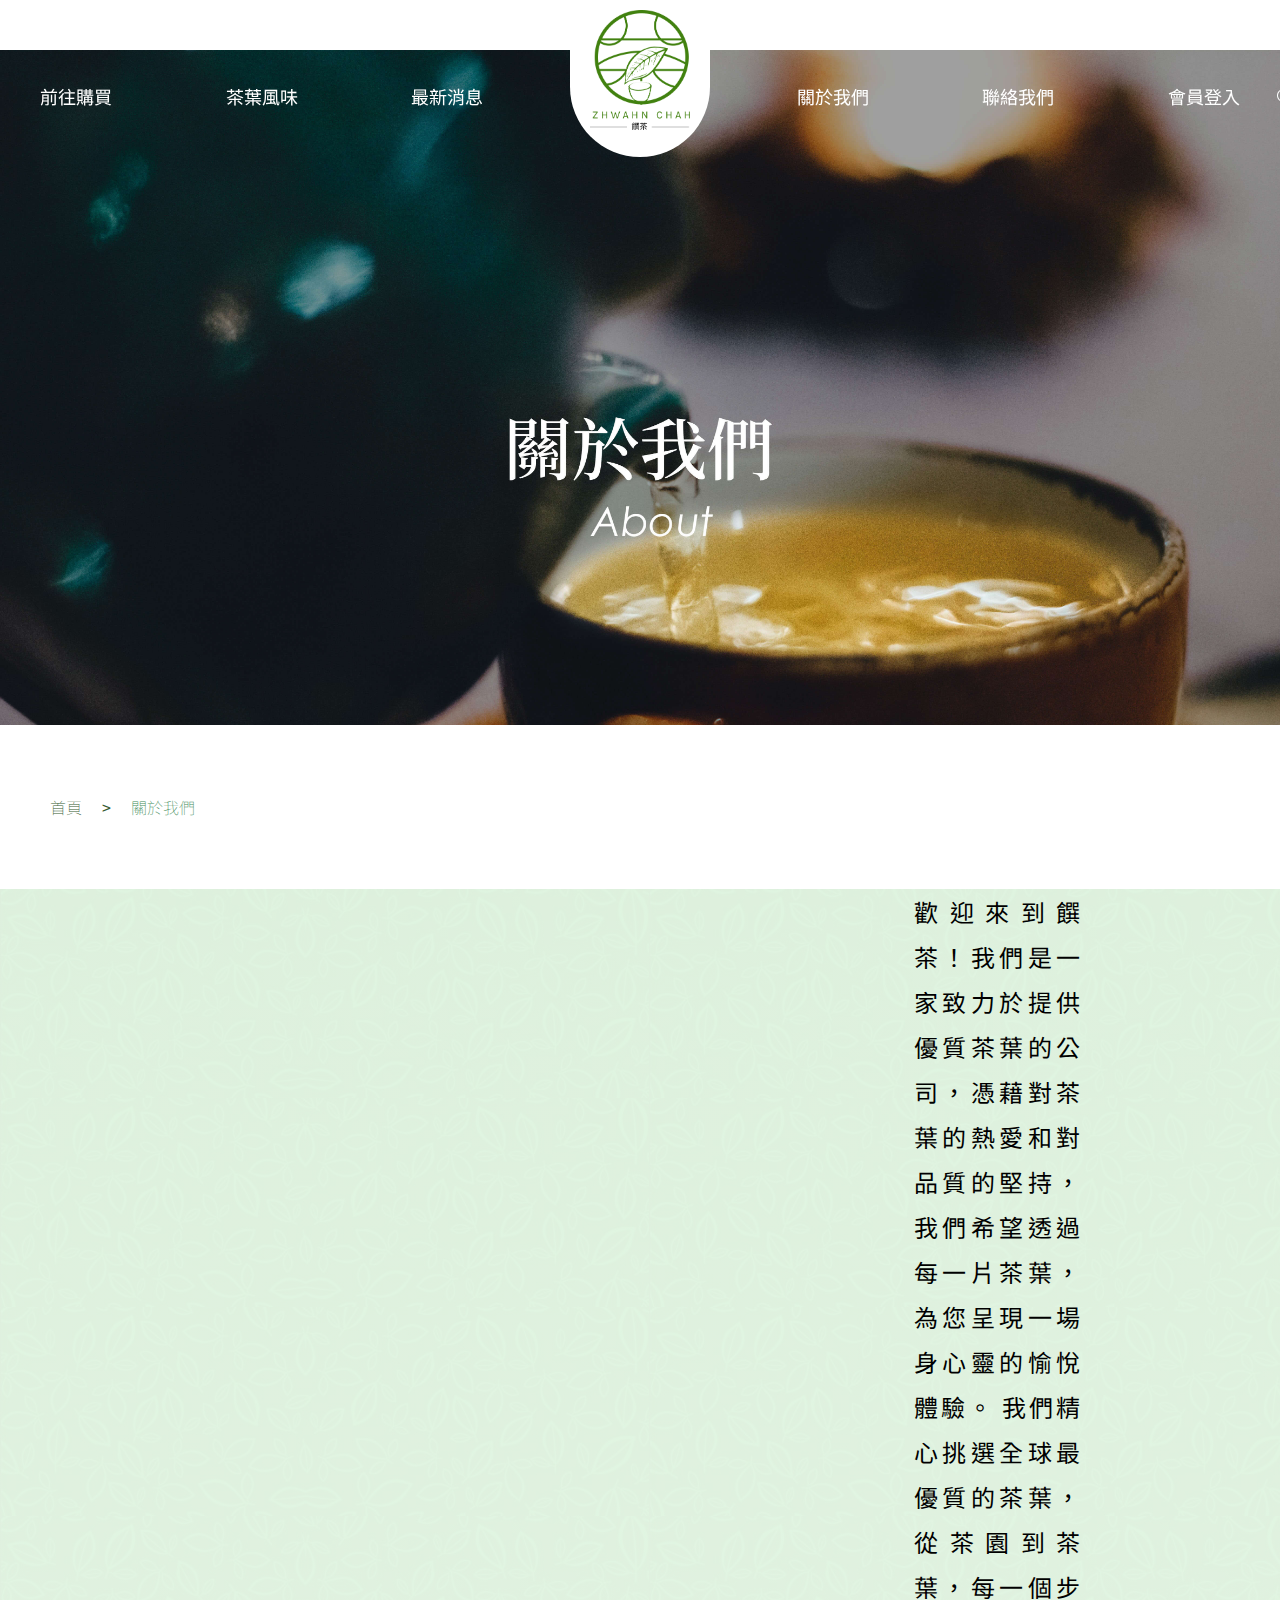
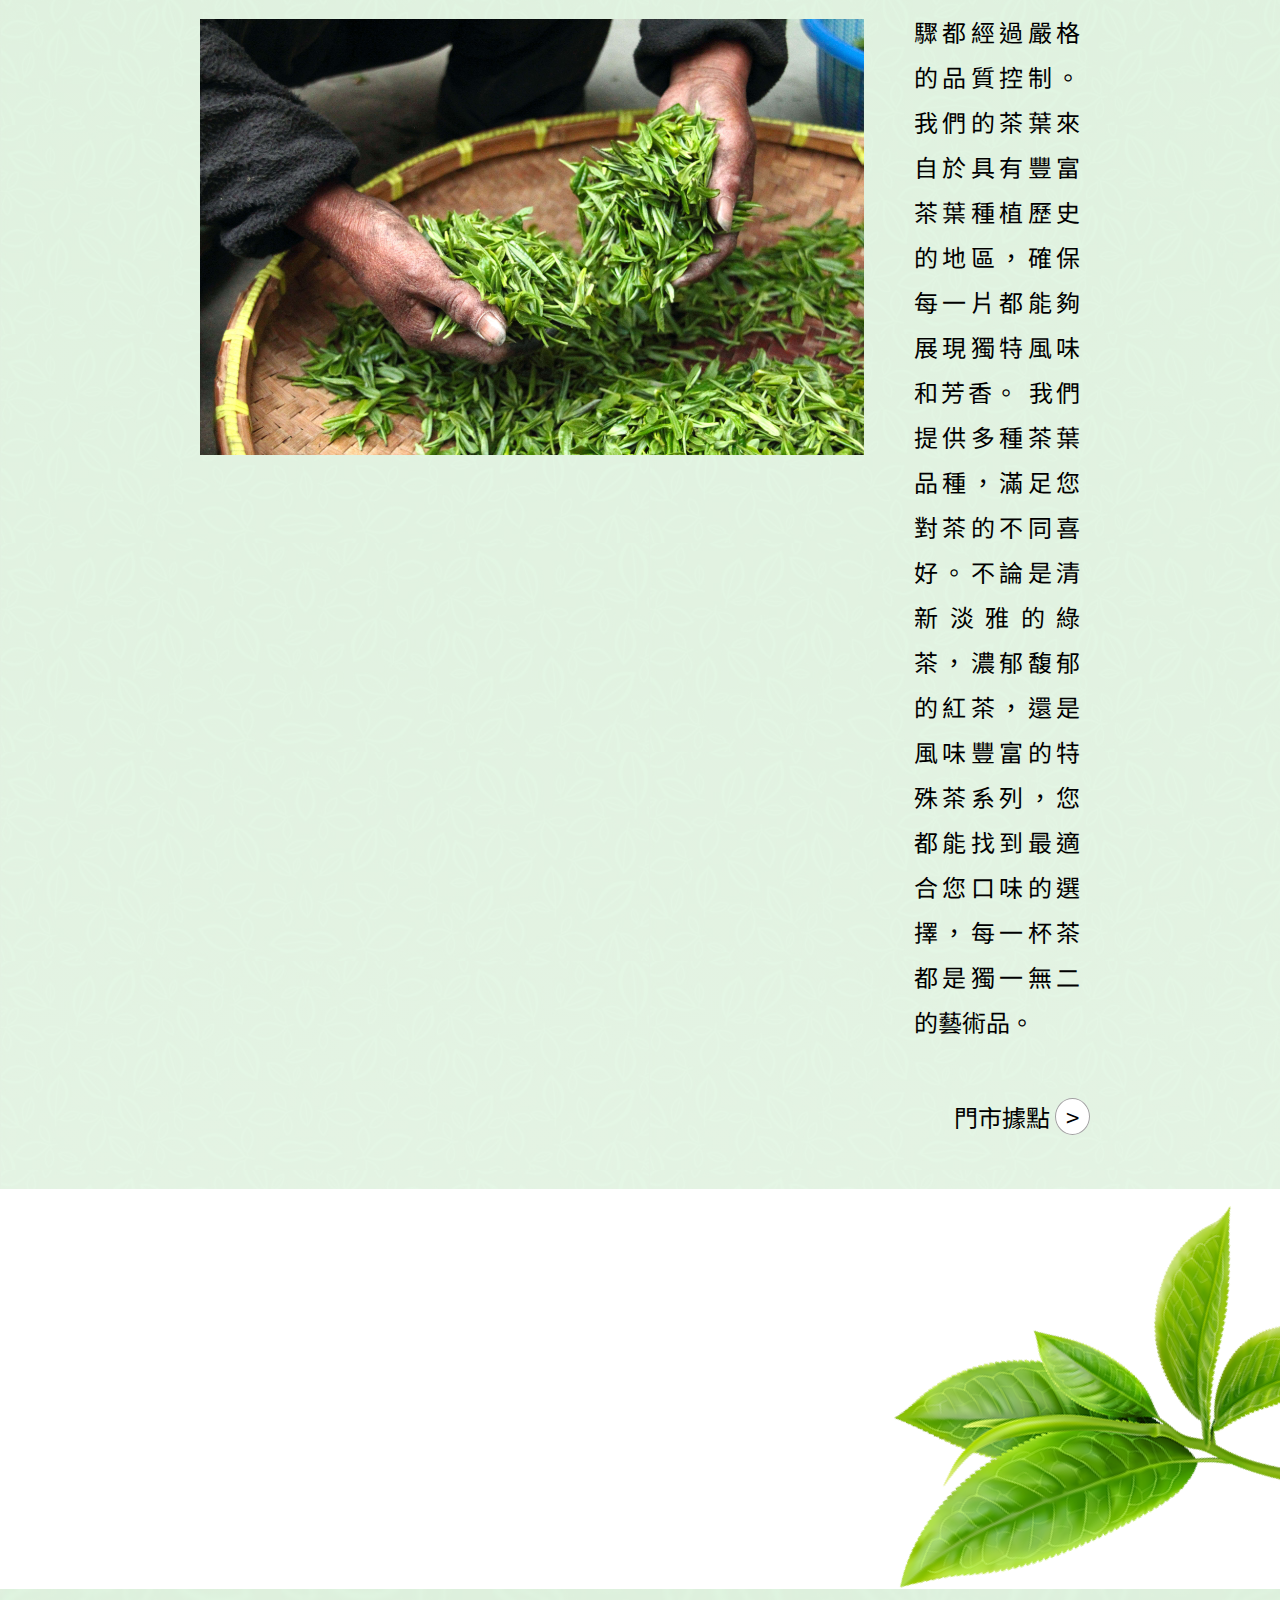
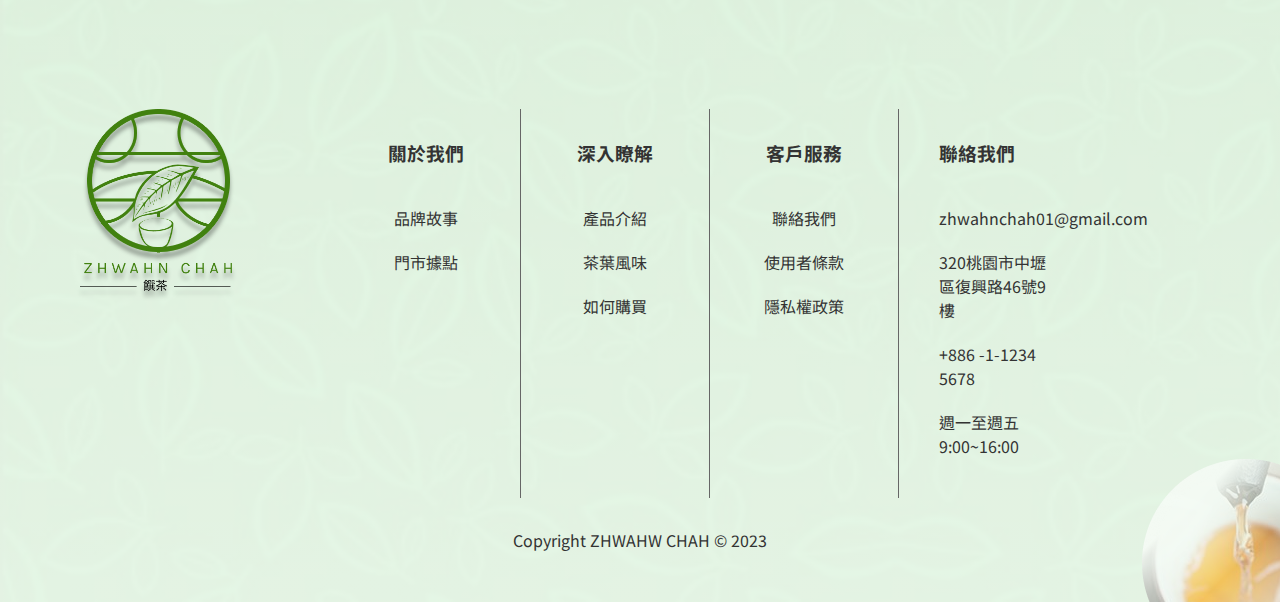
<file: About.html>
<!DOCTYPE html>
<html lang="en">
<head>
    <meta charset="UTF-8">
    <meta http-equiv="X-UA-Compatible" content="IE=edge">
    <meta name="viewport" content="width=device-width, initial-scale=1.0">
    <title>饌茶 Enjoy Tea｜關於我們</title>
    <link rel="preconnect" href="https://fonts.googleapis.com">
    <link rel="preconnect" href="https://fonts.gstatic.com" crossorigin>
    <link href="https://fonts.googleapis.com/css2?family=Noto+Serif+TC:wght@500&display=swap" rel="stylesheet">
    <link rel="preconnect" href="https://fonts.googleapis.com">
    <link rel="preconnect" href="https://fonts.gstatic.com" crossorigin>
    <link href="https://fonts.googleapis.com/css2?family=Noto+Sans+TC&display=swap" rel="stylesheet">
    <link rel="stylesheet" href="https://cdn.jsdelivr.net/npm/bootstrap-icons@1.11.1/font/bootstrap-icons.css">
    <link rel="stylesheet" href="css/style.css">
    <link rel="stylesheet" href="css/page.css">
    <link rel="stylesheet" href="css/page2.css">
    <script
        src="https://code.jquery.com/jquery-3.7.1.js"
        integrity="sha256-eKhayi8LEQwp4NKxN+CfCh+3qOVUtJn3QNZ0TciWLP4="
        crossorigin="anonymous">
    </script>
</head>
<body>
    <header>
        <div class="header">
            <div class="logo">
                <a href="index.html"><img src="img/logo.png" alt=""></a>
            </div>
            <nav>
                <ul class="menu">
                    <li><a href="GotoPurchase.html">前往購買</a></li>
                    <li><a href="teaflavor.html">茶葉風味</a></li>
                    <li><a href="News.html">最新消息</a></li>
                    <li><a href="About.html">關於我們</a></li>
                    <li><a href="contact.html">聯絡我們</a></li>
                    <li><a href="">會員登入</a></li>
                </ul>
            </nav>
            <div class="right_side">
                <div class="right_btn search_bar">
                    <a href="javascript:void(0);"><i class="bi bi-search"></i></a>
                </div>
                <div class="right_btn cart_bar">
                    <a href="javascript:void(0);"><i class="bi bi-cart3"></i></a>
                </div>
            </div>
        </div>
    </header>
    <main>
        <section class="banner_area About">
            <!-- <img src="img/banner.png" alt=""> -->
        </section>
        <div class="breadcrumbList">
            <div class="container">
              <ul class="breadcrumb">
                <li><a href="index.html">首頁</a></li>
                <li><a href="About.html">關於我們</a></li>
              </ul>
            </div>
        </div>
        
        <section class="About"> 
            <div class="about-wrap">
                <div class="about-img">
                    <img src="img/pexels-pixabay-39347.jpg" alt="">
                </div>
            </div>
            <div class="about-text">
                <p>歡迎來到饌茶！我們是一家致力於提供優質茶葉的公司，憑藉對茶葉的熱愛和對品質的堅持，我們希望透過每一片茶葉，為您呈現一場身心靈的愉悅體驗。
                    我們精心挑選全球最優質的茶葉，從茶園到茶葉，每一個步驟都經過嚴格的品質控制。我們的茶葉來自於具有豐富茶葉種植歷史的地區，確保每一片都能夠展現獨特風味和芳香。
                    我們提供多種茶葉品種，滿足您對茶的不同喜好。不論是清新淡雅的綠茶，濃郁馥郁的紅茶，還是風味豐富的特殊茶系列，您都能找到最適合您口味的選擇，每一杯茶都是獨一無二的藝術品。</p>
                    <div class="store-btn">
                        <a class="btn1" href="#">門市據點</a>
                        <a class="btn2" href="#">></a>
                    </div>
            </div>
            
        </section>
        <hr>
    <footer> 
        <div class="container">
            <div class="footerLogo">
                <img src="img/logo.png" alt="">
            </div>
            <div class="footercup">
                <img src="img/Group 109.png" alt="">
            </div>
                <div class="footer_map">
            <div class="description">

                    <h3>關於我們</h3>
                
                <p><a href="">品牌故事</a></p>
                <p><a href="">門市據點</a></p>
            </div>
            <div class="description">

                    <h3>深入瞭解</h3>
                
                <p><a href="">產品介紹</a></p>
                <p><a href="">茶葉風味</a></p>
                <p><a href="">如何購買</a></p>
            </div>
            <div class="description">

                    <h3>客戶服務</h3>
                
                <p><a href="contact.html">聯絡我們</a></p>
                <p><a href="">使用者條款</a></p>
                <p><a href="">隱私權政策</a></p>
            </div>
            <div class="description">

                    <h3>聯絡我們</h3>

                <p>zhwahnchah01@gmail.com</p>
                <p>320桃園市中壢區復興路46號9樓</p>
                <p>+886 -1-1234 5678</p>
                <p>週一至週五 9:00~16:00</p>
            </div>
                </div>
        </div>
        
             
       
         <div class="copyright">Copyright ZHWAHW CHAH  © 2023</div>
         
    </footer>

    <script>
        $(window).scroll(function(){
            var st = $(window).scrollTop()
            if(st >= '100'){
                $('header').addClass('act')
            }else{
                $('header').removeClass('act')
            }
        })
    </script>
</body>
</html>
</file>
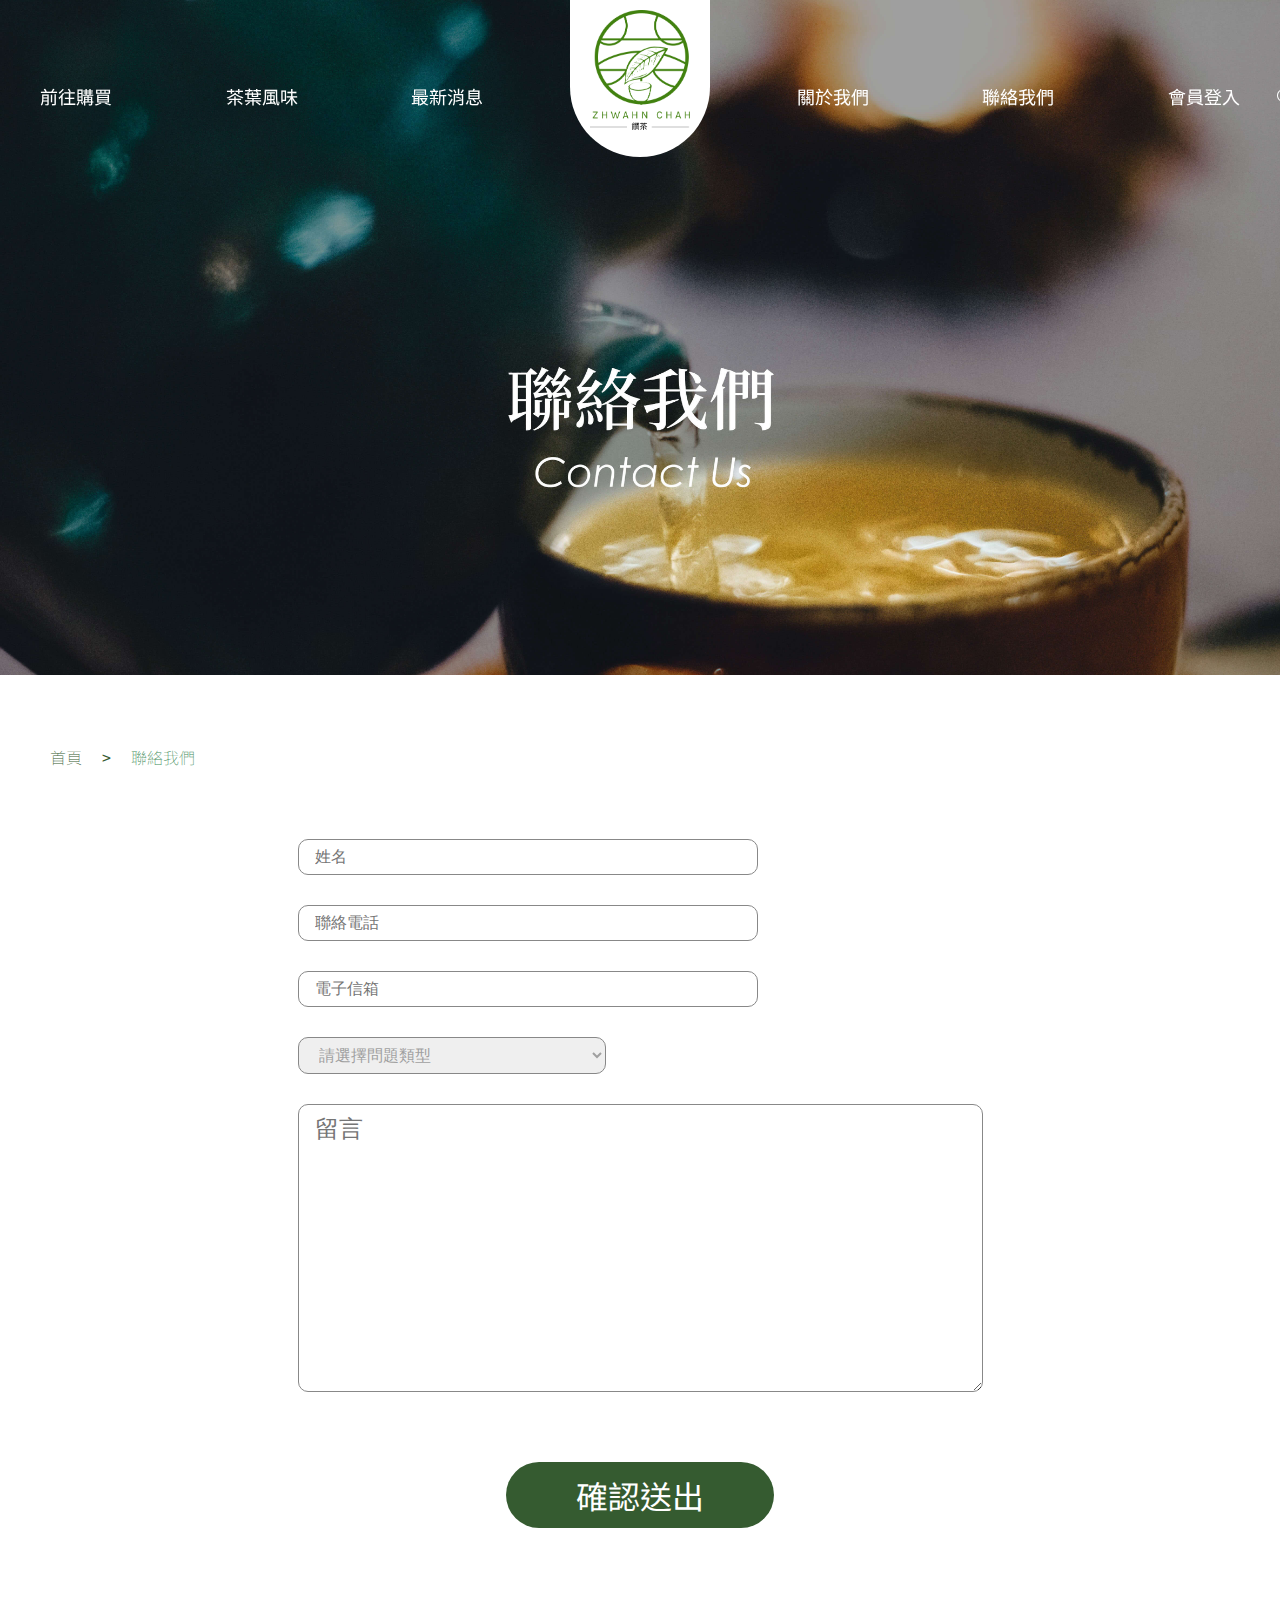
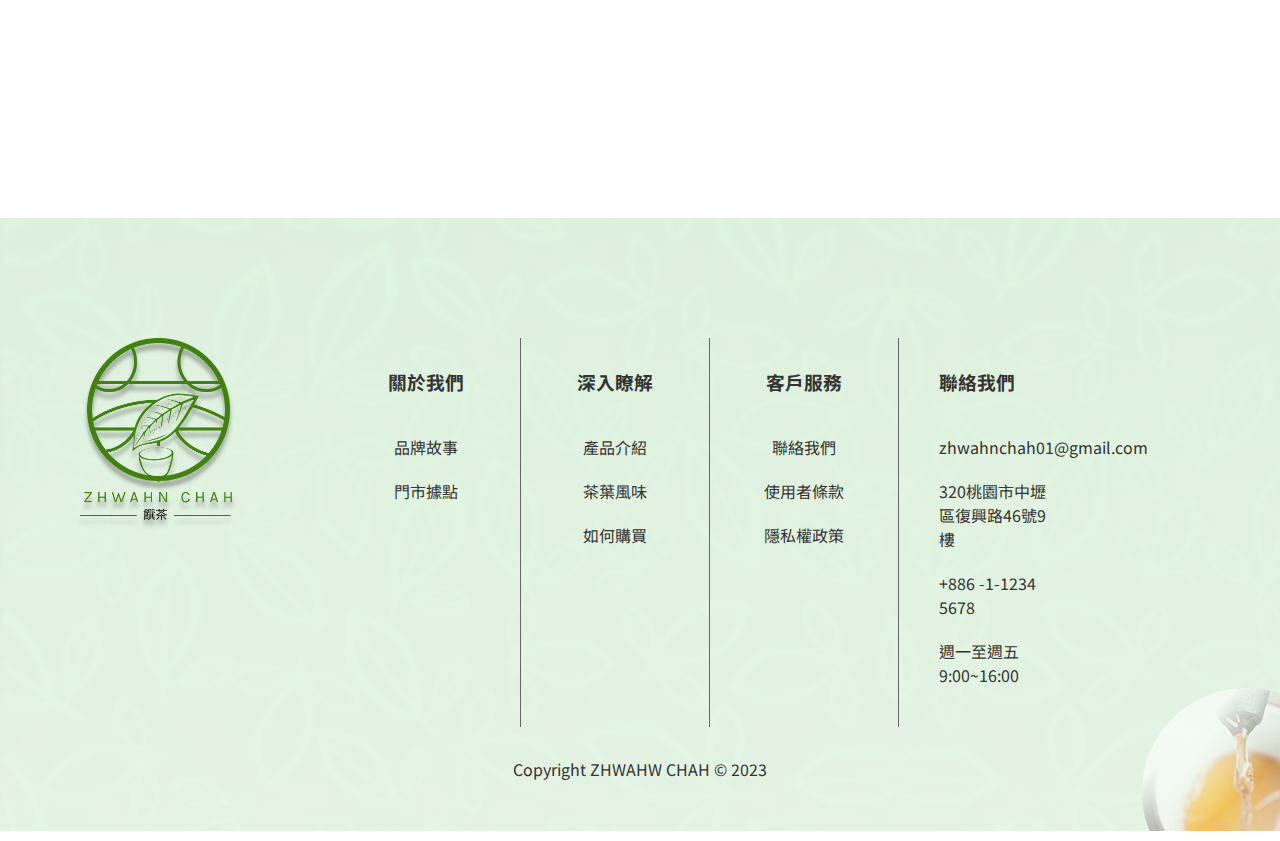
<file: contact.html>
<!DOCTYPE html>
<html lang="en">
<head>
    <meta charset="UTF-8">
    <meta http-equiv="X-UA-Compatible" content="IE=edge">
    <meta name="viewport" content="width=device-width, initial-scale=1.0">
    <title>饌茶 Enjoy Tea｜聯絡我們</title>
    <link rel="preconnect" href="https://fonts.googleapis.com">
    <link rel="preconnect" href="https://fonts.gstatic.com" crossorigin>
    <link href="https://fonts.googleapis.com/css2?family=Noto+Serif+TC:wght@500&display=swap" rel="stylesheet">
    <link rel="preconnect" href="https://fonts.googleapis.com">
    <link rel="preconnect" href="https://fonts.gstatic.com" crossorigin>
    <link href="https://fonts.googleapis.com/css2?family=Noto+Sans+TC&display=swap" rel="stylesheet">
    <link rel="stylesheet" href="https://cdn.jsdelivr.net/npm/bootstrap-icons@1.11.1/font/bootstrap-icons.css">
    <link rel="stylesheet" href="css/style.css">
    <link rel="stylesheet" href="css/page.css">
    <link rel="stylesheet" href="css/page2.css">
    <script
        src="https://code.jquery.com/jquery-3.7.1.js"
        integrity="sha256-eKhayi8LEQwp4NKxN+CfCh+3qOVUtJn3QNZ0TciWLP4="
        crossorigin="anonymous">
    </script>
</head>
<body>
    <header>
        <div class="header">
            <div class="logo">
                <a href="index.html"><img src="img/logo.png" alt=""></a>
            </div>
            <nav>
                <ul class="menu">
                    <li><a href="GotoPurchase.html">前往購買</a></li>
                    <li><a href="teaflavor.html">茶葉風味</a></li>
                    <li><a href="News.html">最新消息</a></li>
                    <li><a href="About.html">關於我們</a></li>
                    <li><a href="contact.html">聯絡我們</a></li>
                    <li><a href="">會員登入</a></li>
                </ul>
            </nav>
            <div class="right_side">
                <div class="right_btn search_bar">
                    <a href="javascript:void(0);"><i class="bi bi-search"></i></a>
                </div>
                <div class="right_btn cart_bar">
                    <a href="javascript:void(0);"><i class="bi bi-cart3"></i></a>
                </div>
            </div>
        </div>
    </header>
    <main>
        <section class="banner_area contact">
            <!-- <img src="img/banner.png" alt=""> -->
        </section>
        <div class="breadcrumbList">
            <div class="container">
              <ul class="breadcrumb">
                <li><a href="index.html">首頁</a></li>
                <li><a href="contact.html">聯絡我們</a></li>
              </ul>
            </div>
        </div>
        
        <section class="contact_area"> 
            <form action="">
                <div class="contact_item">
                    <input type="text" placeholder="姓名">
                    <input type="text" placeholder="聯絡電話">
                    <input type="text" placeholder="電子信箱">
                    <select name="" id="">
                        <option value="">請選擇問題類型</option>
                        <option value="">加盟諮詢</option>
                        <option value="">售後建議回饋</option>
                    </select>
                    <textarea placeholder="留言" name="" id="" cols="30" rows="10"></textarea>
                    <div class="btn_viewmore">
                        <a href="#" class="viewmore-link">確認送出</a>
                    </div>
                </div>
            </form>
        </section>
    <footer> 
        <div class="container">
            <div class="footerLogo">
                <img src="img/logo.png" alt="">
            </div>
            <div class="footercup">
                <img src="img/Group 109.png" alt="">
            </div>
                <div class="footer_map">
            <div class="description">

                    <h3>關於我們</h3>
                
                <p><a href="">品牌故事</a></p>
                <p><a href="">門市據點</a></p>
            </div>
            <div class="description">

                    <h3>深入瞭解</h3>
                
                <p><a href="">產品介紹</a></p>
                <p><a href="">茶葉風味</a></p>
                <p><a href="">如何購買</a></p>
            </div>
            <div class="description">

                    <h3>客戶服務</h3>
                
                <p><a href="contact.html">聯絡我們</a></p>
                <p><a href="">使用者條款</a></p>
                <p><a href="">隱私權政策</a></p>
            </div>
            <div class="description">

                    <h3>聯絡我們</h3>

                <p>zhwahnchah01@gmail.com</p>
                <p>320桃園市中壢區復興路46號9樓</p>
                <p>+886 -1-1234 5678</p>
                <p>週一至週五 9:00~16:00</p>
            </div>
                </div>
        </div>
        
             
       
         <div class="copyright">Copyright ZHWAHW CHAH  © 2023</div>
         
    </footer>

    <script>
        $(window).scroll(function(){
            var st = $(window).scrollTop()
            if(st >= '100'){
                $('header').addClass('act')
            }else{
                $('header').removeClass('act')
            }
        })
    </script>
</body>
</html>
</file>
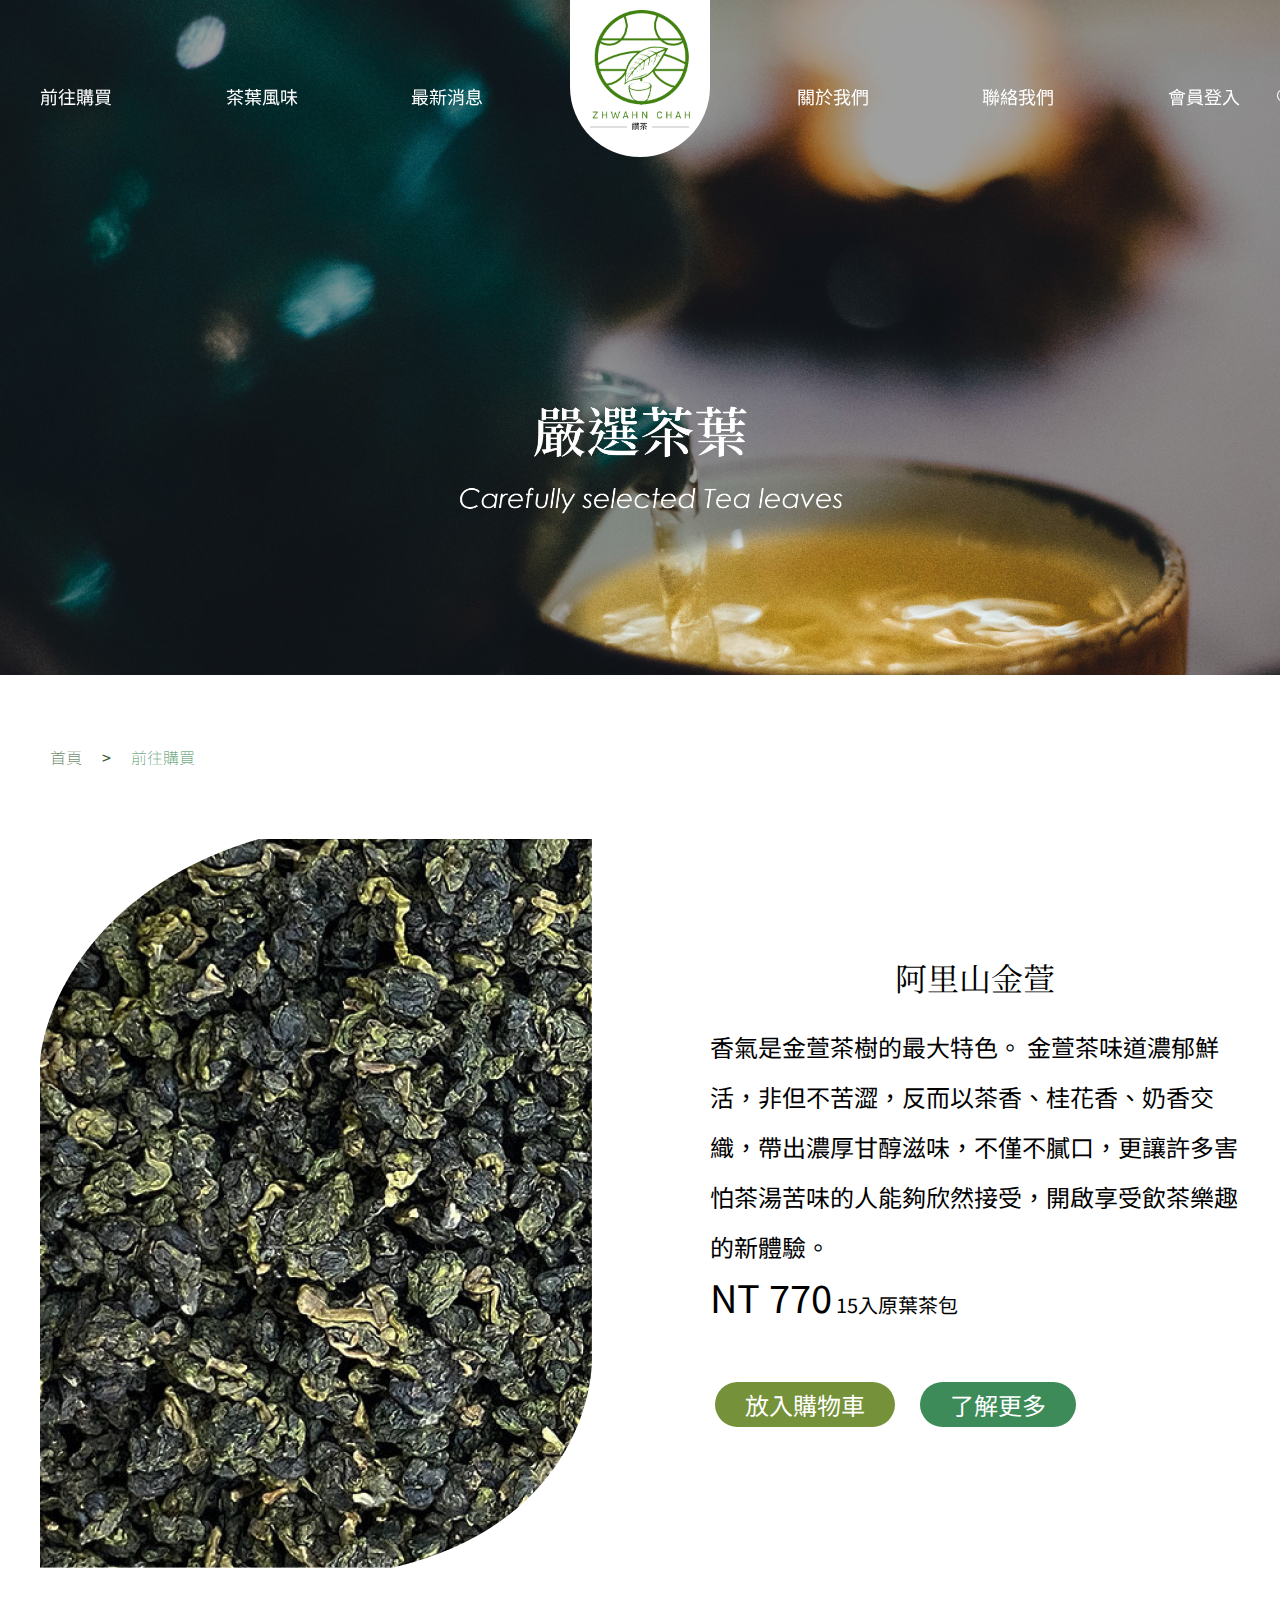
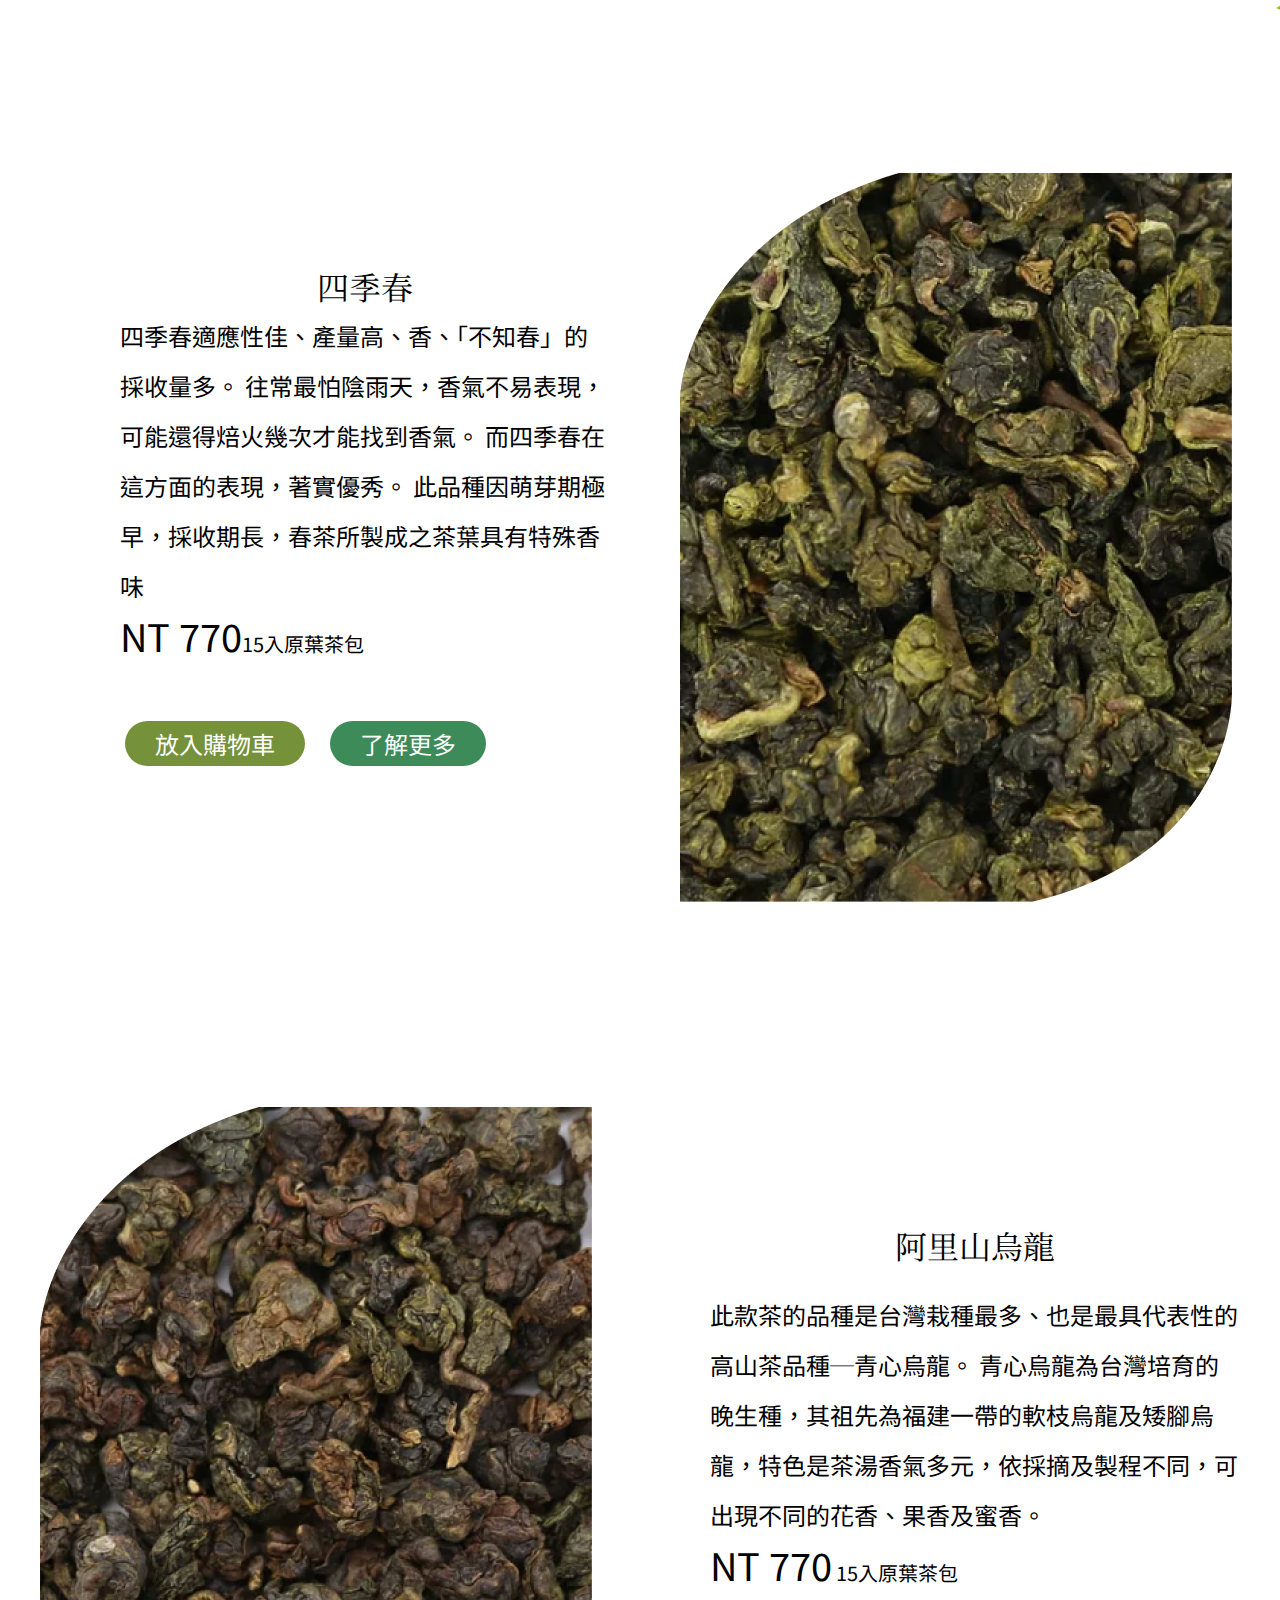
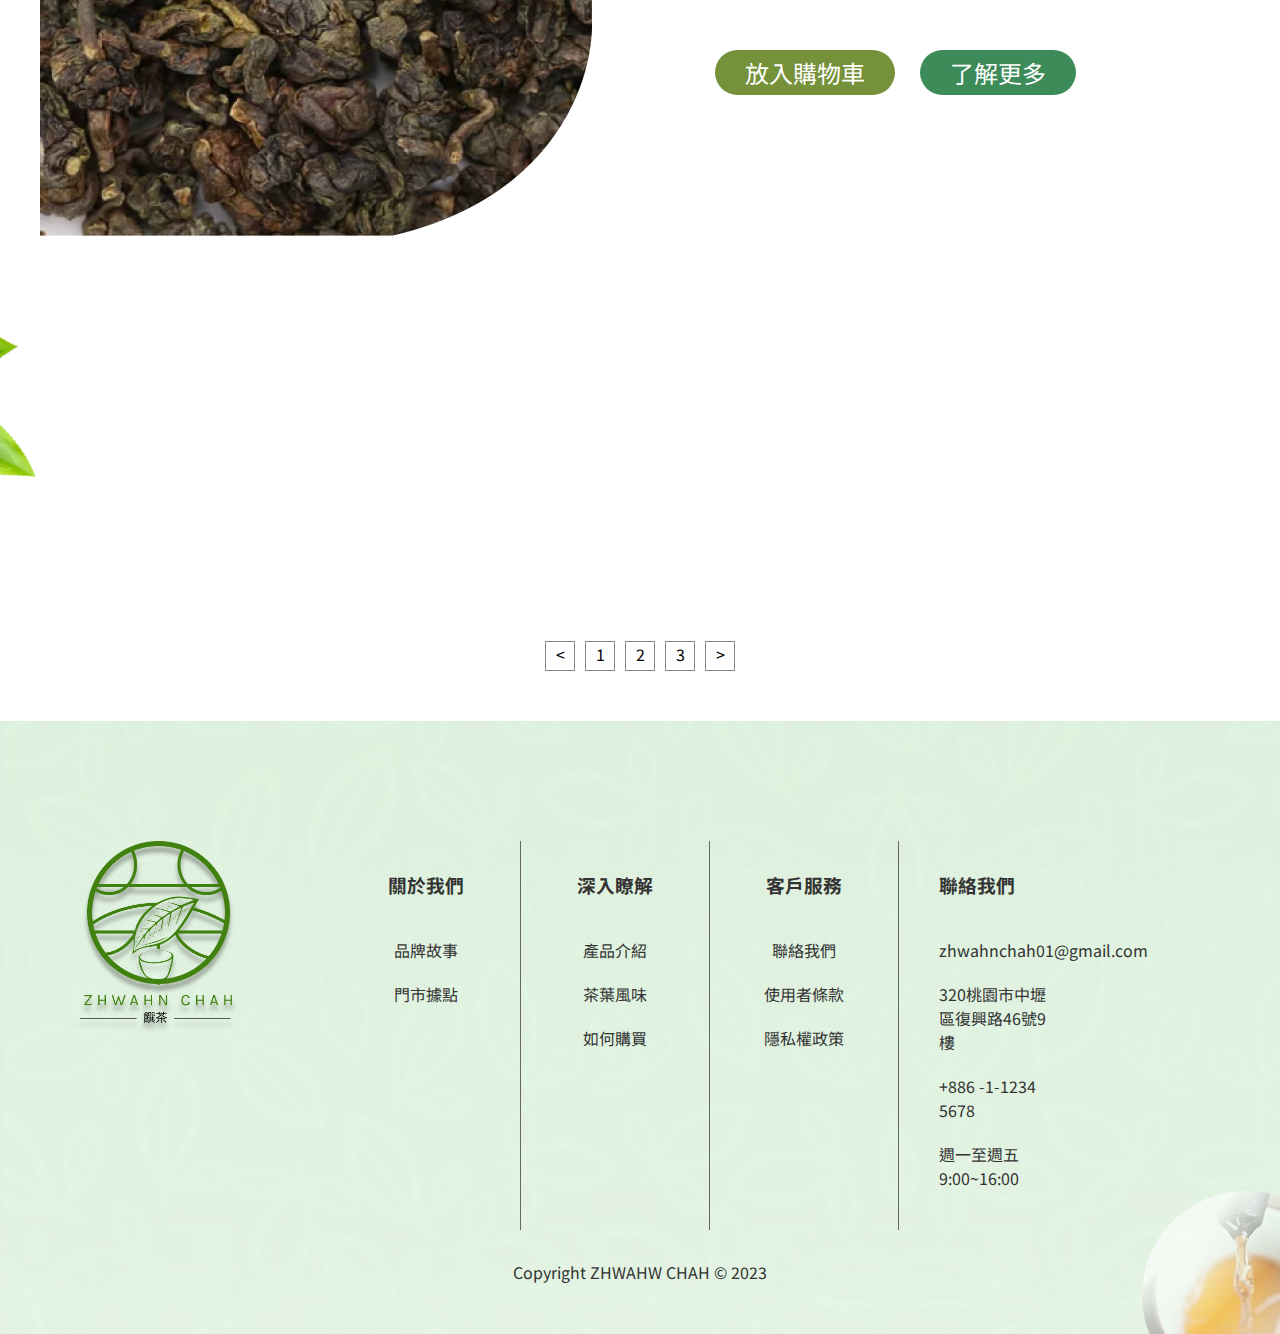
<file: GotoPurchase.html>
<!DOCTYPE html>
<html lang="en">
<head>
    <meta charset="UTF-8">
    <meta http-equiv="X-UA-Compatible" content="IE=edge">
    <meta name="viewport" content="width=device-width, initial-scale=1.0">
    <title>饌茶 Enjoy Tea｜前往購買</title>
    <link rel="preconnect" href="https://fonts.googleapis.com">
    <link rel="preconnect" href="https://fonts.gstatic.com" crossorigin>
    <link href="https://fonts.googleapis.com/css2?family=Noto+Serif+TC:wght@600&display=swap" rel="stylesheet">
    <link rel="preconnect" href="https://fonts.googleapis.com">
    <link rel="preconnect" href="https://fonts.gstatic.com" crossorigin>
    <link href="https://fonts.googleapis.com/css2?family=Noto+Sans+TC&display=swap" rel="stylesheet">
    <link rel="stylesheet" href="https://cdn.jsdelivr.net/npm/bootstrap-icons@1.11.1/font/bootstrap-icons.css">
    <link rel="stylesheet" href="css/style.css">
    <link rel="stylesheet" href="css/page.css">
    <script
        src="https://code.jquery.com/jquery-3.7.1.js"
        integrity="sha256-eKhayi8LEQwp4NKxN+CfCh+3qOVUtJn3QNZ0TciWLP4="
        crossorigin="anonymous">
    </script>
</head>
<body>
    <header>
        <div class="header">
            <div class="logo">
                <a href="index.html"><img src="img/logo.png" alt=""></a>
            </div>
            <nav>
                <ul class="menu">
                    <li><a href="GotoPurchase.html">前往購買</a></li>
                    <li><a href="teaflavor.html">茶葉風味</a></li>
                    <li><a href="News.html">最新消息</a></li>
                    <li><a href="About.html">關於我們</a></li>
                    <li><a href="contact.html">聯絡我們</a></li>
                    <li><a href="">會員登入</a></li>
                </ul>
            </nav>
            <div class="right_side">
                <div class="right_btn search_bar">
                    <a href="javascript:void(0);"><i class="bi bi-search"></i></a>
                </div>
                <div class="right_btn cart_bar">
                    <a href="javascript:void(0);"><i class="bi bi-cart3"></i></a>
                </div>
            </div>
        </div>
    </header>
    <main>
        <section class="banner_area GotoPurchase">
            <!-- <img src="img/banner.png" alt=""> -->
        </section>
            <div class="breadcrumbList">
                <div class="container">
                  <ul class="breadcrumb">
                    <li><a href="index.html">首頁</a></li>
                    <li><a href="GotoPurchase.html">前往購買</a></li>
                  </ul>
                </div>
            </div>
        <section class="shop-body">
                <div class="tea-card">
                    <div class="tea-img"><img src="img/阿里山金萱.png" alt=""></div>
                    <div class="tea-text">
                        <div class="tea-title">阿里山金萱</div>
                        <div class="tea-txt">香氣是金萱茶樹的最大特色。 金萱茶味道濃郁鮮活，非但不苦澀，反而以茶香、桂花香、奶香交織，帶出濃厚甘醇滋味，不僅不膩口，更讓許多害怕茶湯苦味的人能夠欣然接受，開啟享受飲茶樂趣的新體驗。</div>
                        <div class="tea-price"><span>NT 770</span> 15入原葉茶包</div>
                        <div class="tea-btn">
                            <a href="" class="Shop">放入購物車</i></a>
                            <a href="Product-Info.html" class="View">了解更多</a>
                        </div>
                    </div>
                </div>

                <div class="tea-card2">
                    <div class="tea-img"><img src="img/1四季春.png" alt=""></div>
                    <div class="tea-text">
                        <div class="tea-title">四季春</div>
                        <div class="tea-txt">四季春適應性佳、產量高、香、「不知春」的採收量多。 往常最怕陰雨天，香氣不易表現，可能還得焙火幾次才能找到香氣。 而四季春在這方面的表現，著實優秀。 此品種因萌芽期極早，採收期長，春茶所製成之茶葉具有特殊香味</div>
                        <div class="tea-price"><span>NT 770</span>15入原葉茶包</div>
                        <div class="tea-btn">
                            <a href="" class="Shop">放入購物車</i></a>
                            <a href="Product-Info.html" class="View">了解更多</a>
                        </div>
                    </div>
                </div>
                
                <div class="tea-card">
                    <div class="tea-img"><img src="img/阿里山烏龍.png" alt=""></div>
                    <div class="tea-text">
                        <div class="tea-title">阿里山烏龍</div>
                        <div class="tea-txt">此款茶的品種是台灣栽種最多、也是最具代表性的高山茶品種─青心烏龍。 青心烏龍為台灣培育的晚生種，其祖先為福建一帶的軟枝烏龍及矮腳烏龍，特色是茶湯香氣多元，依採摘及製程不同，可出現不同的花香、果香及蜜香。</div>
                        <div class="tea-price"><span>NT 770</span> 15入原葉茶包</div>
                        <div class="tea-btn">
                            <a href="" class="Shop">放入購物車</i></a>
                            <a href="Product-Info.html" class="View">了解更多</a>
                        </div>
                    </div>
                </div>
            
                <ul class="Next-btn">
                        <li class="pagination-item"><a href="#">&lt;</a></li>
                        <li class="pagination-item"><a href="#">1</a></li>
                        <li class="pagination-item"><a href="#">2</a></li>
                        <li class="pagination-item"><a href="#">3</a></li>
                        <li class="pagination-item"><a href="#">&gt;</a></li>
                </ul>
        </section>
    </main>
    <footer> 
        <div class="container">
            <div class="footerLogo">
                <img src="img/logo.png" alt="">
            </div>
            <div class="footercup">
                <img src="img/Group 109.png" alt="">
            </div>
                <div class="footer_map">
            <div class="description">

                    <h3>關於我們</h3>
                
                <p><a href="">品牌故事</a></p>
                <p><a href="">門市據點</a></p>
            </div>
            <div class="description">

                    <h3>深入瞭解</h3>
                
                <p><a href="">產品介紹</a></p>
                <p><a href="">茶葉風味</a></p>
                <p><a href="">如何購買</a></p>
            </div>
            <div class="description">

                    <h3>客戶服務</h3>
                
                <p><a href="contact.html">聯絡我們</a></p>
                <p><a href="">使用者條款</a></p>
                <p><a href="">隱私權政策</a></p>
            </div>
            <div class="description">

                    <h3>聯絡我們</h3>

                <p>zhwahnchah01@gmail.com</p>
                <p>320桃園市中壢區復興路46號9樓</p>
                <p>+886 -1-1234 5678</p>
                <p>週一至週五 9:00~16:00</p>
            </div>
                </div>
        </div>
        
             
       
         <div class="copyright">Copyright ZHWAHW CHAH  © 2023</div>
         
    </footer>

    <script>
        $(window).scroll(function(){
            var st = $(window).scrollTop()
            if(st >= '100'){
                $('header').addClass('act')
            }else{
                $('header').removeClass('act')
            }
        })
    </script>
</body>
</html>
</file>
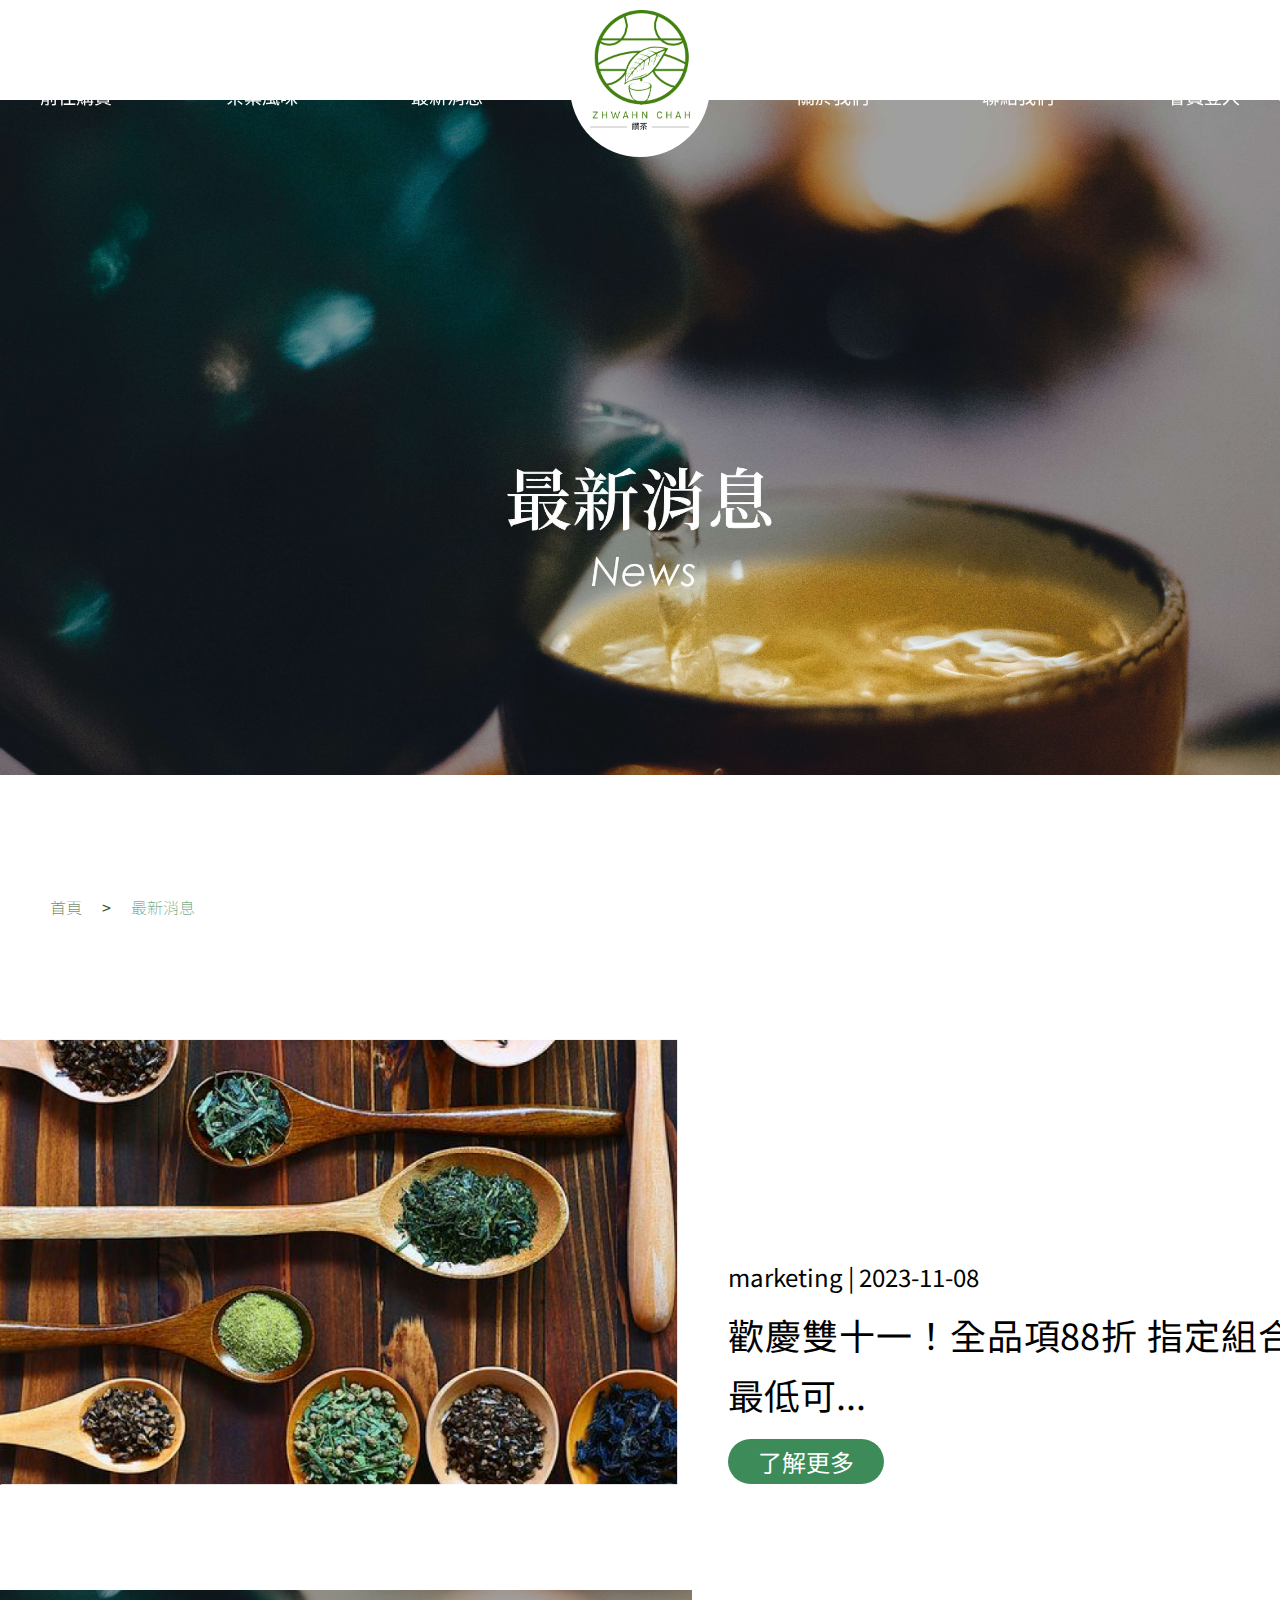
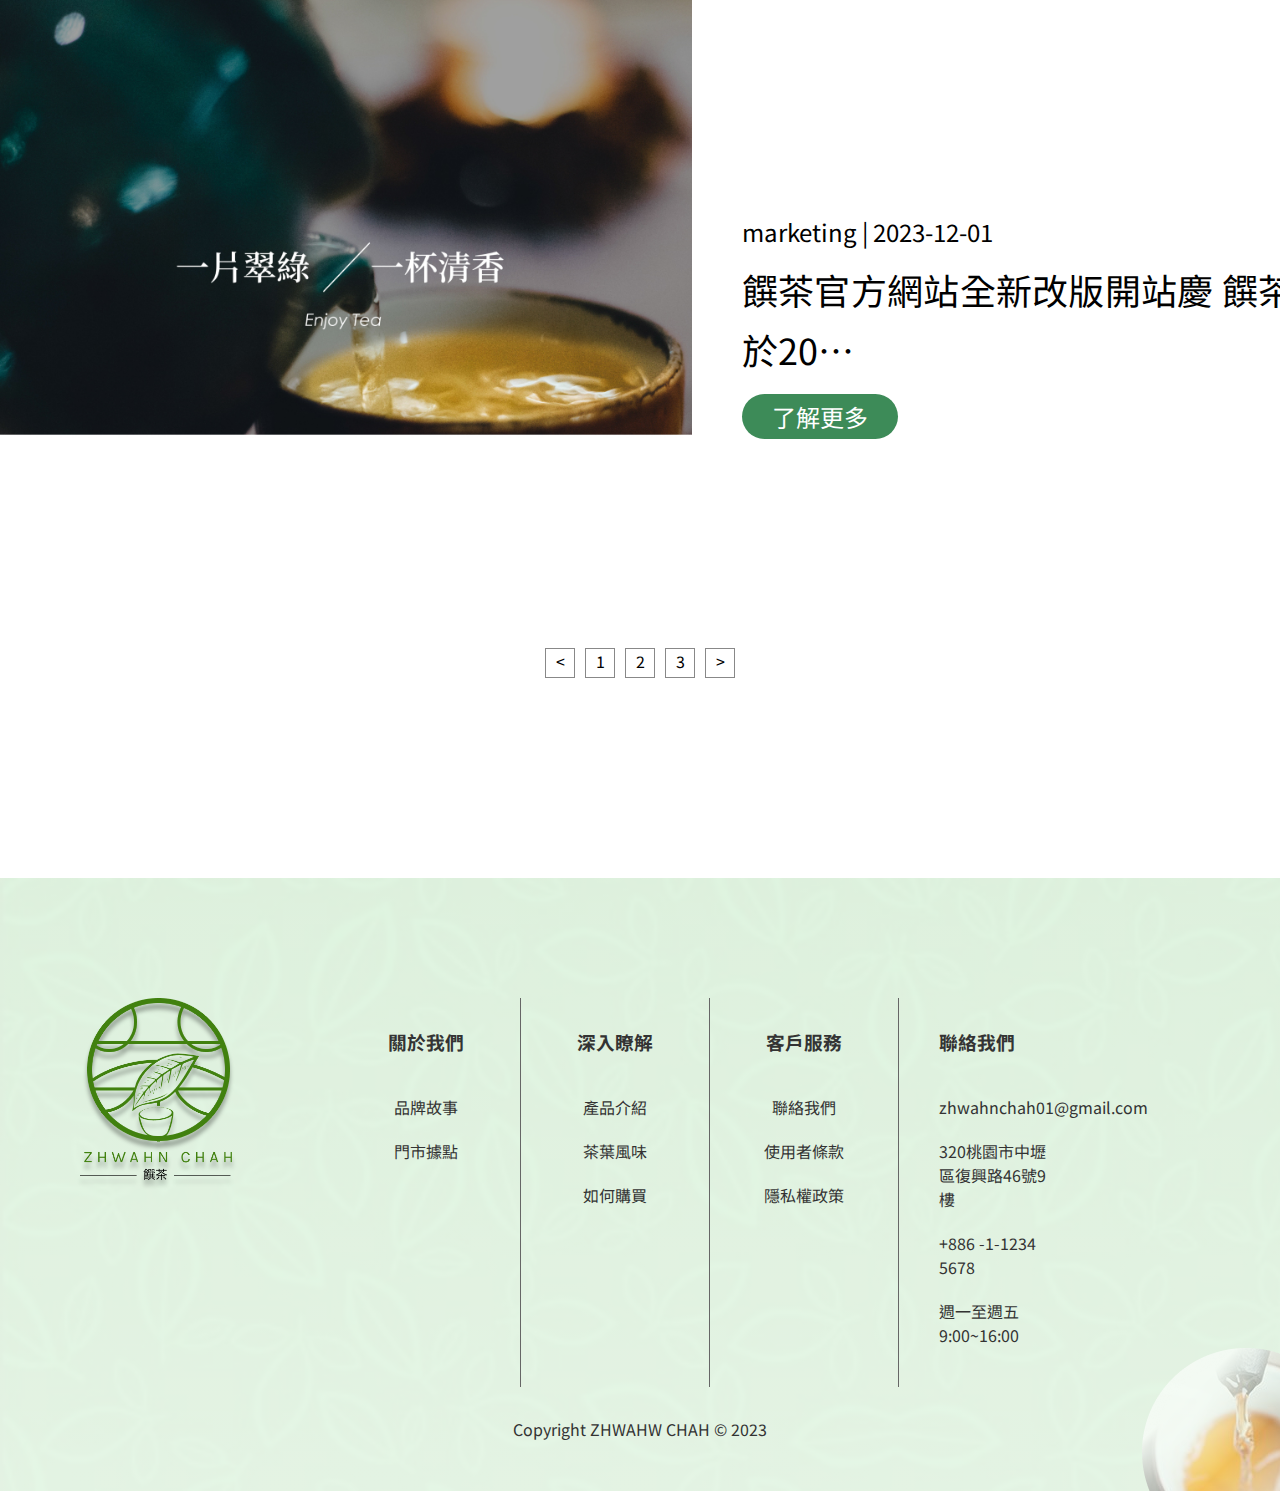
<file: News.html>
<!DOCTYPE html>
<html lang="en">
<head>
    <meta charset="UTF-8">
    <meta http-equiv="X-UA-Compatible" content="IE=edge">
    <meta name="viewport" content="width=device-width, initial-scale=1.0">
    <title>饌茶 Enjoy Tea｜最新消息</title>
    <link rel="preconnect" href="https://fonts.googleapis.com">
    <link rel="preconnect" href="https://fonts.gstatic.com" crossorigin>
    <link href="https://fonts.googleapis.com/css2?family=Noto+Serif+TC:wght@500&display=swap" rel="stylesheet">
    <link rel="preconnect" href="https://fonts.googleapis.com">
    <link rel="preconnect" href="https://fonts.gstatic.com" crossorigin>
    <link href="https://fonts.googleapis.com/css2?family=Noto+Sans+TC&display=swap" rel="stylesheet">
    <link rel="stylesheet" href="https://cdn.jsdelivr.net/npm/bootstrap-icons@1.11.1/font/bootstrap-icons.css">
    <link rel="stylesheet" href="css/style.css">
    <link rel="stylesheet" href="css/page.css">
    <link rel="stylesheet" href="css/page2.css">
    <script
        src="https://code.jquery.com/jquery-3.7.1.js"
        integrity="sha256-eKhayi8LEQwp4NKxN+CfCh+3qOVUtJn3QNZ0TciWLP4="
        crossorigin="anonymous">
    </script>
</head>
<body>
    <header>
        <div class="header">
            <div class="logo">
                <a href="index.html"><img src="img/logo.png" alt=""></a>
            </div>
            <nav>
                <ul class="menu">
                    <li><a href="GotoPurchase.html">前往購買</a></li>
                    <li><a href="teaflavor.html">茶葉風味</a></li>
                    <li><a href="News.html">最新消息</a></li>
                    <li><a href="About.html">關於我們</a></li>
                    <li><a href="contact.html">聯絡我們</a></li>
                    <li><a href="">會員登入</a></li>
                </ul>
            </nav>
            <div class="right_side">
                <div class="right_btn search_bar">
                    <a href="javascript:void(0);"><i class="bi bi-search"></i></a>
                </div>
                <div class="right_btn cart_bar">
                    <a href="javascript:void(0);"><i class="bi bi-cart3"></i></a>
                </div>
            </div>
        </div>
    </header>
    <main>
        <section class="banner_area News">
            <!-- <img src="img/banner.png" alt=""> -->
        </section>
        <div class="breadcrumbList">
            <div class="container">
              <ul class="breadcrumb">
                <li><a href="index.html">首頁</a></li>
                <li><a href="News.html">最新消息</a></li>
              </ul>
            </div>
        </div>
        
        <div class="News">
            <div class="News-Card">
                    <div class="News-img"><img src="img/Newsimg01.jpg" alt=""></div>
                <div class="News-text">
                    <div class="News-time">marketing | 2023-11-08</div>
                    <div class="News-txt">歡慶雙十一！全品項88折 指定組合最低可...</div>
                    <div class="tea-btn">
                        <a href="#" class="View">了解更多</a>
                    </div>
                </div>
            </div>
            <hr>
            <div class="News-Card">
                <div class="News-img"><img src="img/Newsimg02.jpg" alt=""></div>
            <div class="News-text">
                <div class="News-time">marketing | 2023-12-01</div>
                <div class="News-txt">饌茶官方網站全新改版開站慶 饌茶於20…</div>
                <div class="tea-btn">
                    <a href="#" class="View">了解更多</a>
                </div>
            </div>   
        </div>
        <ul class="Next-btn">
            <li class="pagination-item"><a href="#">&lt;</a></li>
            <li class="pagination-item"><a href="#">1</a></li>
            <li class="pagination-item"><a href="#">2</a></li>
            <li class="pagination-item"><a href="#">3</a></li>
            <li class="pagination-item"><a href="#">&gt;</a></li>
        </ul>
    </div>
    
    <footer> 
        <div class="container">
            <div class="footerLogo">
                <img src="img/logo.png" alt="">
            </div>
            <div class="footercup">
                <img src="img/Group 109.png" alt="">
            </div>
                <div class="footer_map">
            <div class="description">

                    <h3>關於我們</h3>
                
                <p><a href="">品牌故事</a></p>
                <p><a href="">門市據點</a></p>
            </div>
            <div class="description">

                    <h3>深入瞭解</h3>
                
                <p><a href="">產品介紹</a></p>
                <p><a href="">茶葉風味</a></p>
                <p><a href="">如何購買</a></p>
            </div>
            <div class="description">

                    <h3>客戶服務</h3>
                
                <p><a href="contact.html">聯絡我們</a></p>
                <p><a href="">使用者條款</a></p>
                <p><a href="">隱私權政策</a></p>
            </div>
            <div class="description">

                    <h3>聯絡我們</h3>

                <p>zhwahnchah01@gmail.com</p>
                <p>320桃園市中壢區復興路46號9樓</p>
                <p>+886 -1-1234 5678</p>
                <p>週一至週五 9:00~16:00</p>
            </div>
                </div>
        </div>
        
             
       
         <div class="copyright">Copyright ZHWAHW CHAH  © 2023</div>
         
    </footer>

    <script>
        $(window).scroll(function(){
            var st = $(window).scrollTop()
            if(st >= '100'){
                $('header').addClass('act')
            }else{
                $('header').removeClass('act')
            }
        })
    </script>
</body>
</html>
</file>
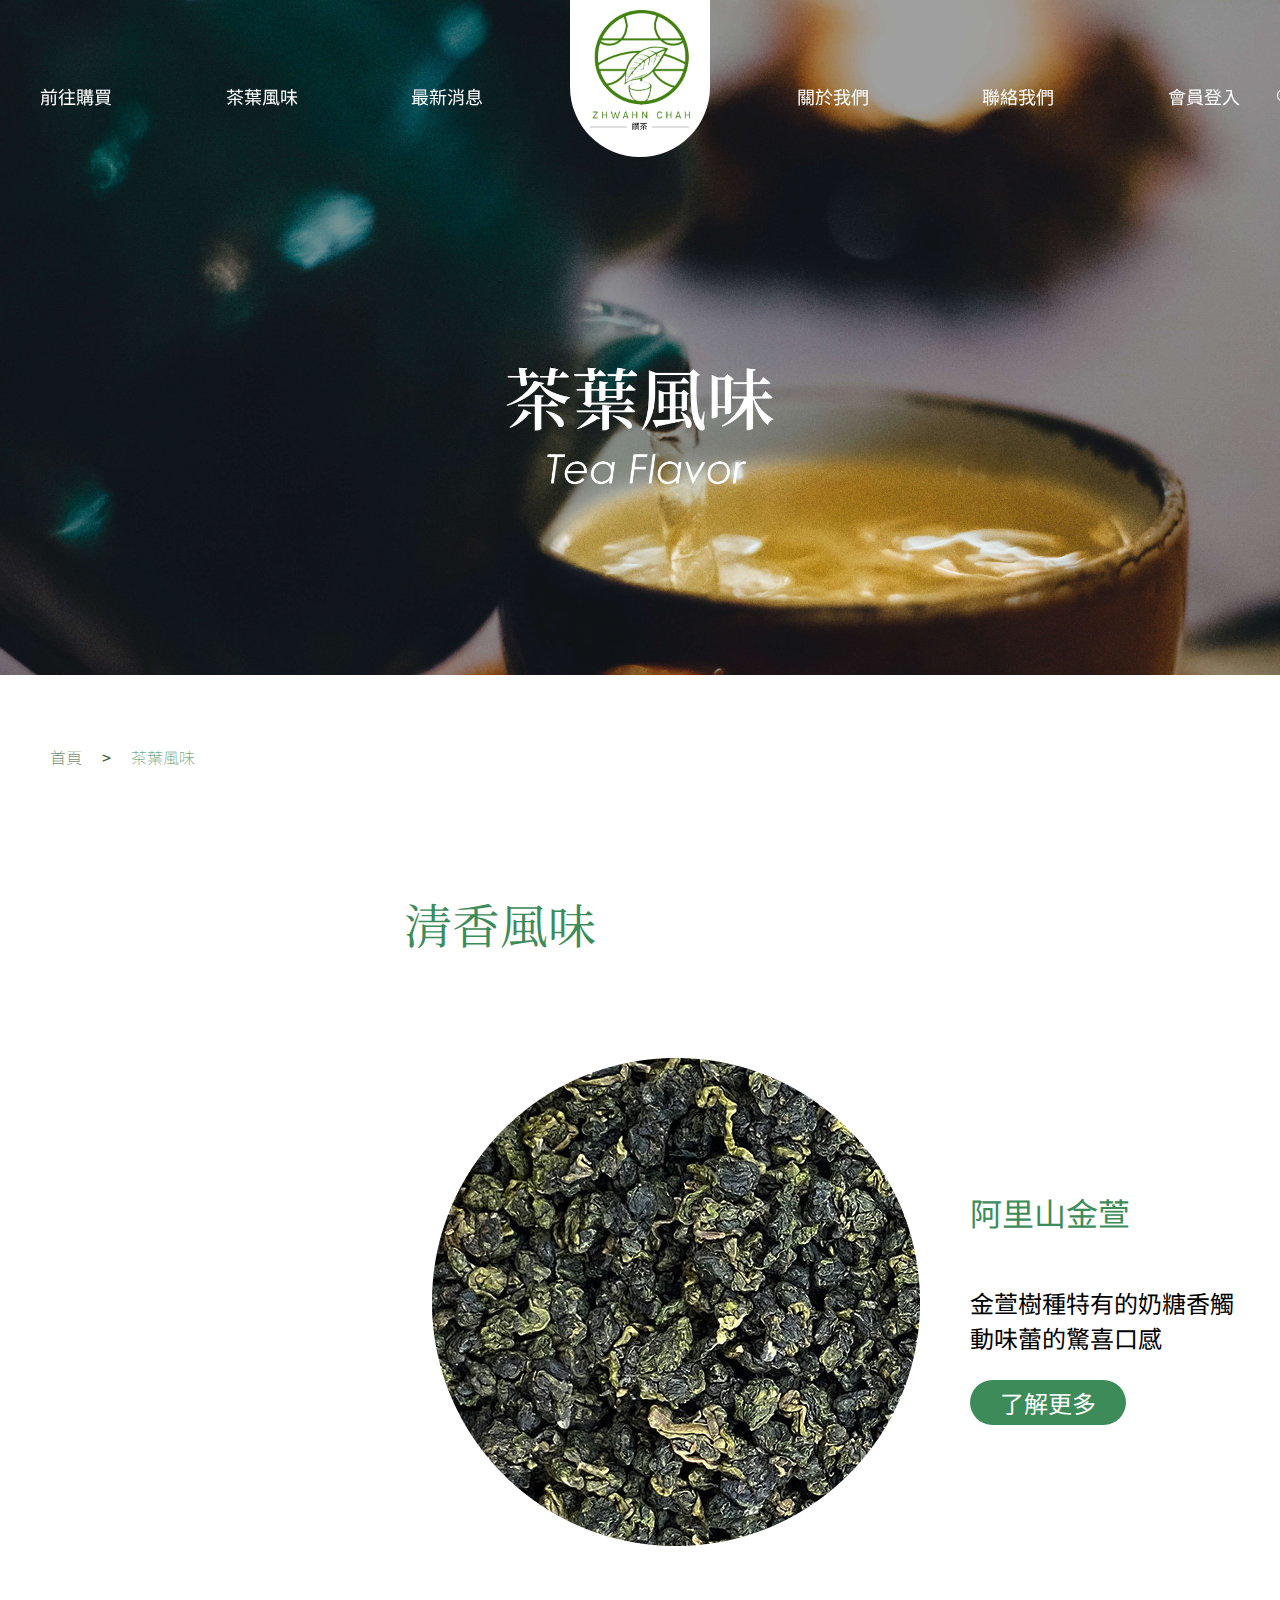
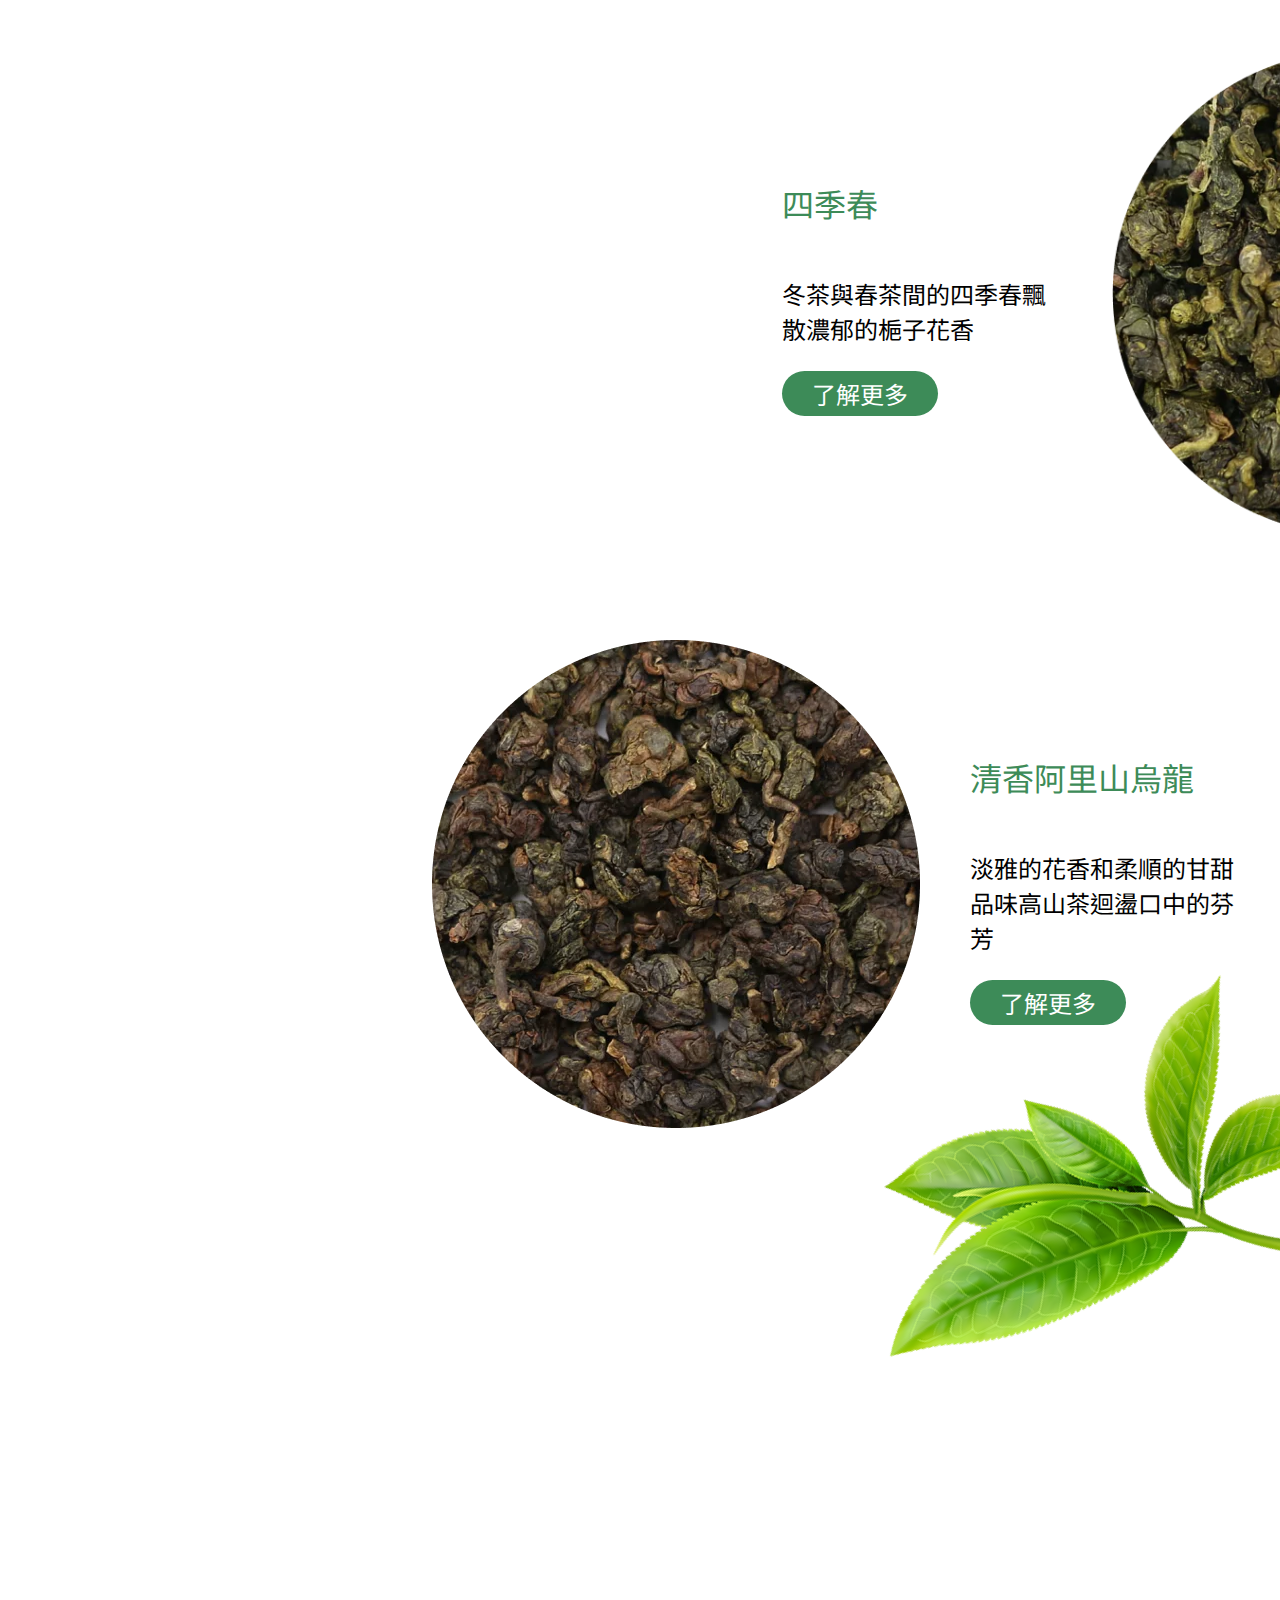
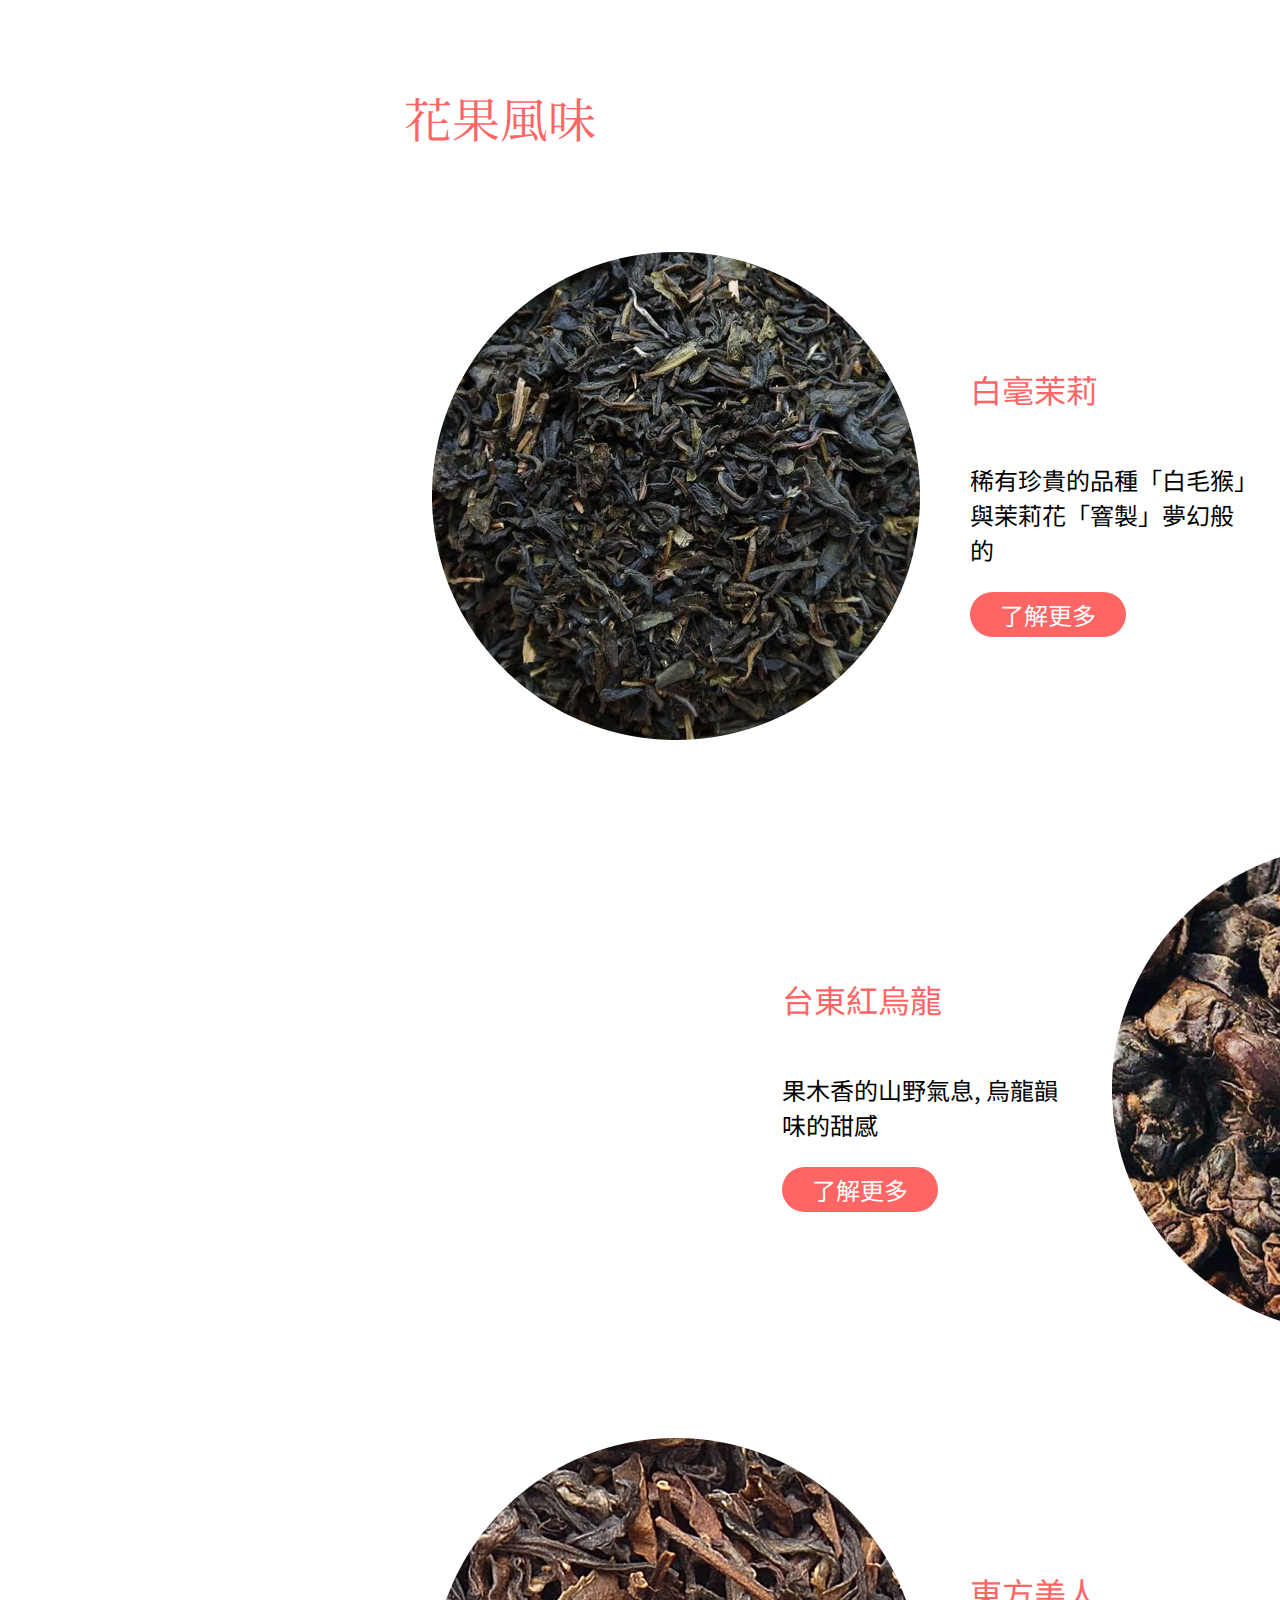
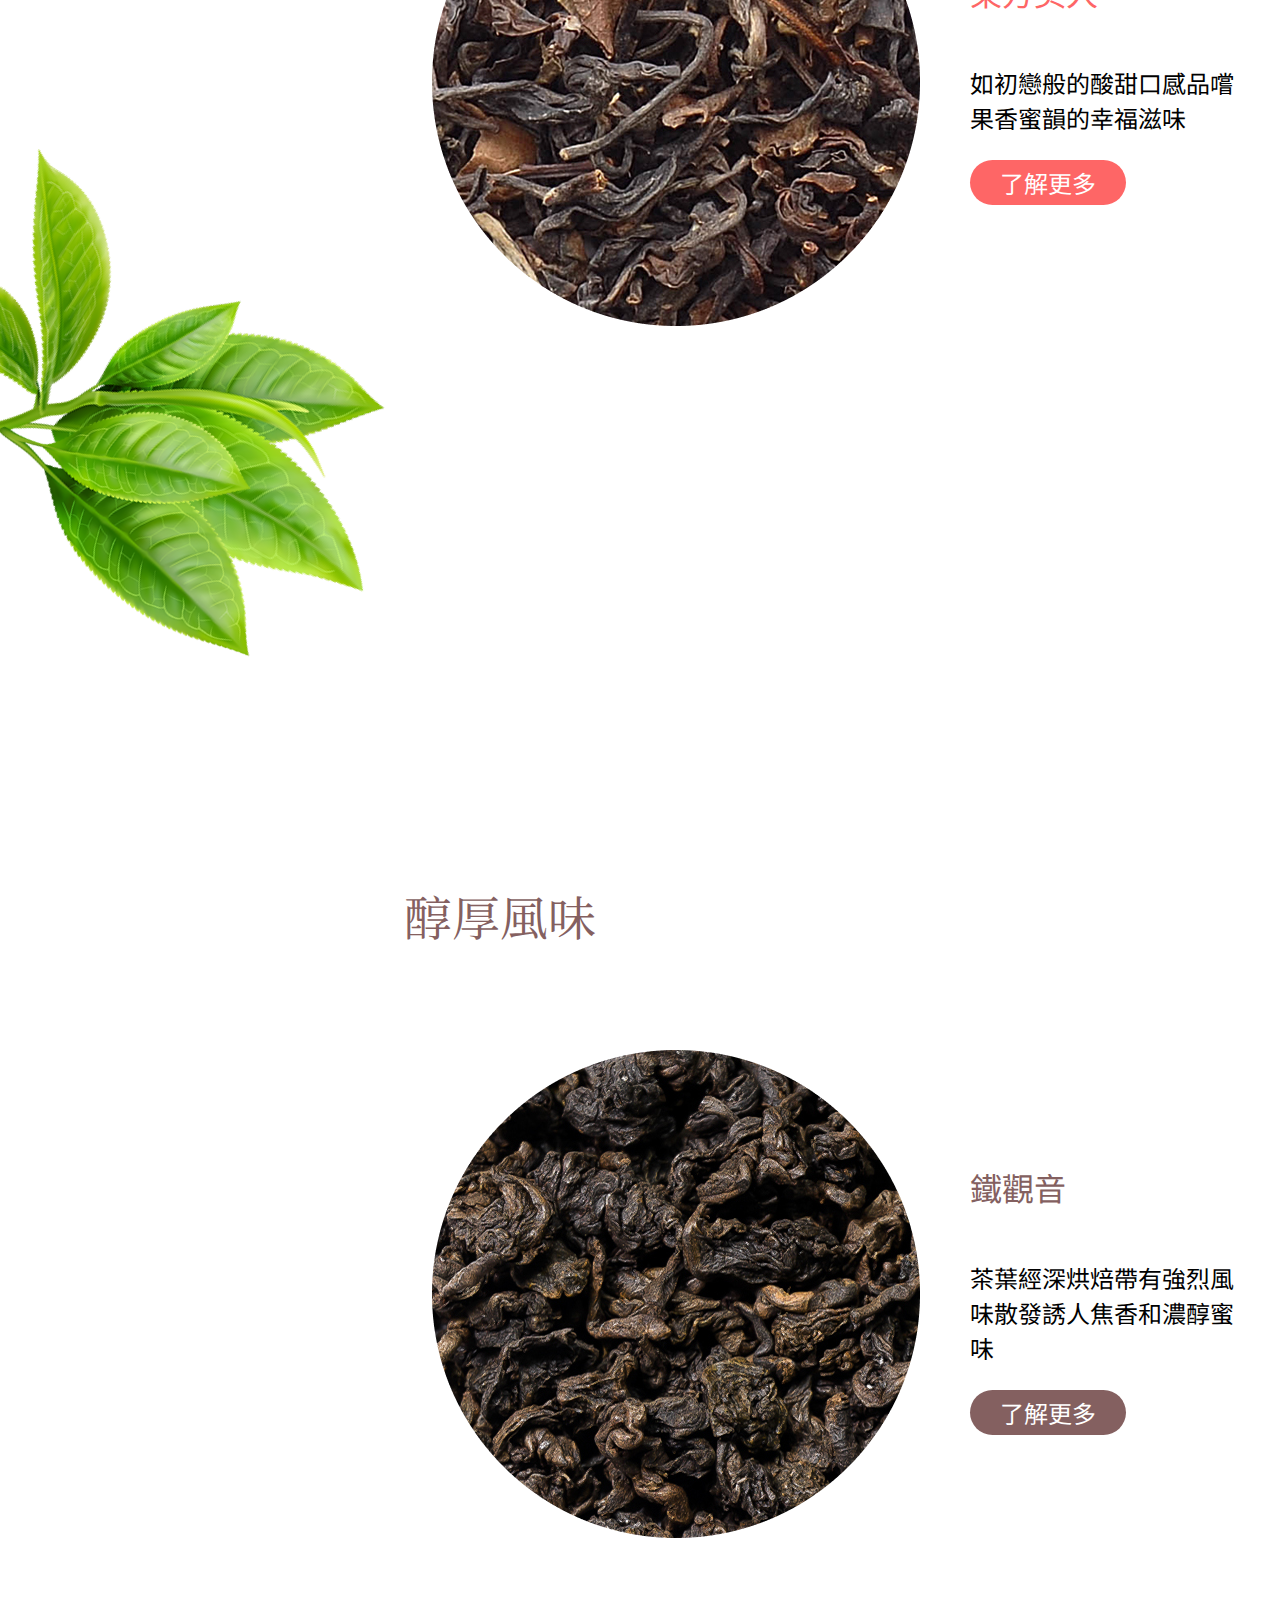
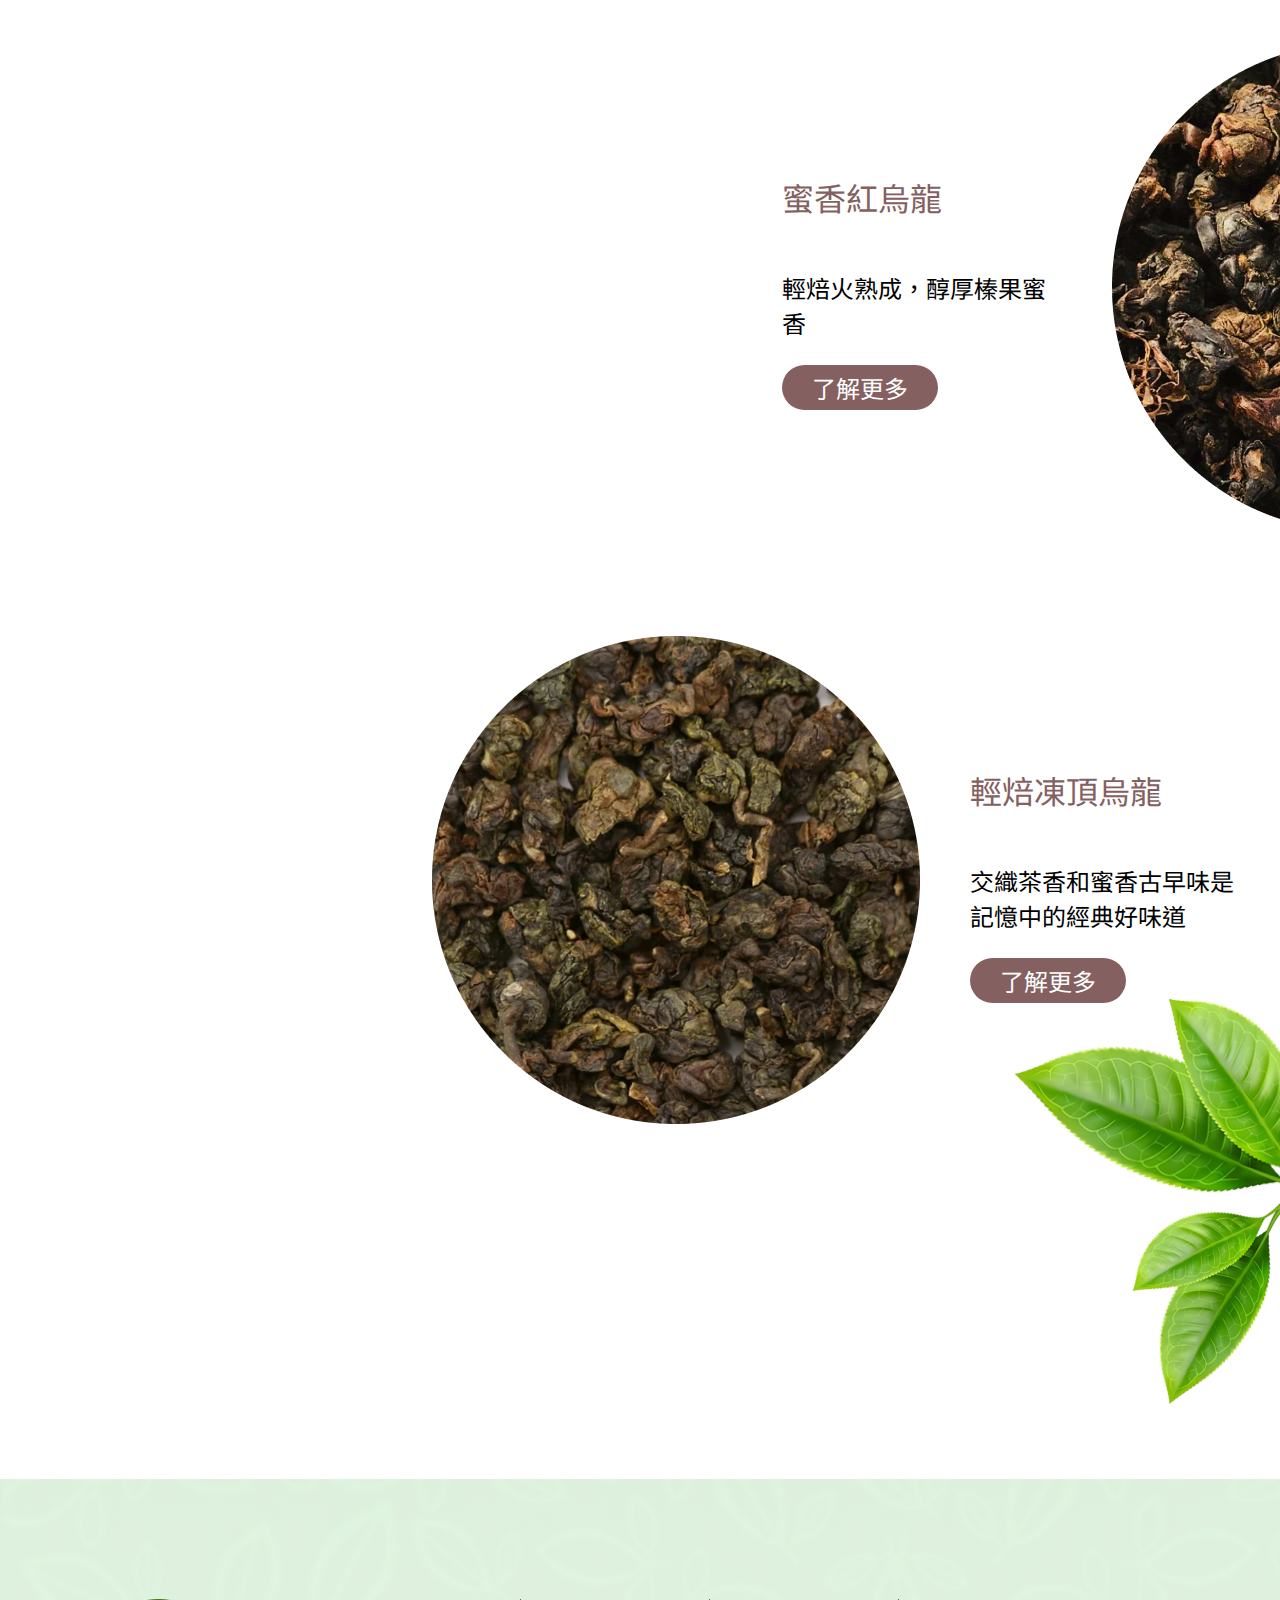
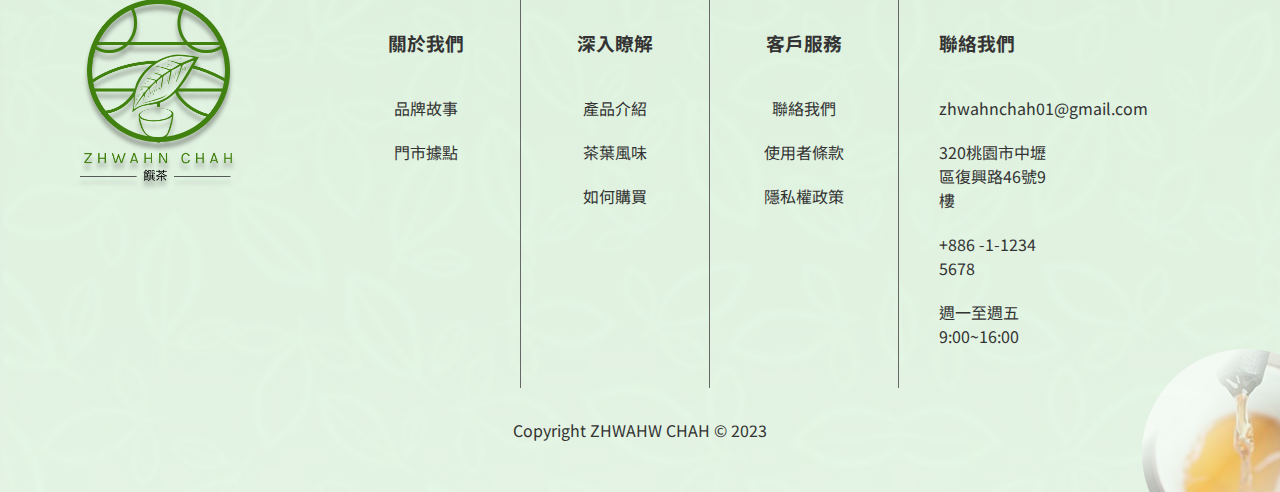
<file: teaflavor.html>
<!DOCTYPE html>
<html lang="en">
<head>
    <meta charset="UTF-8">
    <meta http-equiv="X-UA-Compatible" content="IE=edge">
    <meta name="viewport" content="width=device-width, initial-scale=1.0">
    <title>饌茶 Enjoy Tea｜茶葉風味</title>
    <link rel="preconnect" href="https://fonts.googleapis.com">
    <link rel="preconnect" href="https://fonts.gstatic.com" crossorigin>
    <link href="https://fonts.googleapis.com/css2?family=Noto+Serif+TC:wght@500&display=swap" rel="stylesheet">
    <link rel="preconnect" href="https://fonts.googleapis.com">
    <link rel="preconnect" href="https://fonts.gstatic.com" crossorigin>
    <link href="https://fonts.googleapis.com/css2?family=Noto+Sans+TC&display=swap" rel="stylesheet">
    <link rel="stylesheet" href="https://cdn.jsdelivr.net/npm/bootstrap-icons@1.11.1/font/bootstrap-icons.css">
    <link rel="stylesheet" href="css/style.css">
    <link rel="stylesheet" href="css/page.css">
    <link rel="stylesheet" href="css/page2.css">
    <script
        src="https://code.jquery.com/jquery-3.7.1.js"
        integrity="sha256-eKhayi8LEQwp4NKxN+CfCh+3qOVUtJn3QNZ0TciWLP4="
        crossorigin="anonymous">
    </script>
</head>
<body>
    <header>
        <div class="header">
            <div class="logo">
                <a href="index.html"><img src="img/logo.png" alt=""></a>
            </div>
            <nav>
                <ul class="menu">
                    <li><a href="Product-Info.html">前往購買</a></li>
                    <li><a href="teaflavor.html">茶葉風味</a></li>
                    <li><a href="News.html">最新消息</a></li>
                    <li><a href="About.html">關於我們</a></li>
                    <li><a href="contact.html">聯絡我們</a></li>
                    <li><a href="">會員登入</a></li>
                </ul>
            </nav>
            <div class="right_side">
                <div class="right_btn search_bar">
                    <a href="javascript:void(0);"><i class="bi bi-search"></i></a>
                </div>
                <div class="right_btn cart_bar">
                    <a href="javascript:void(0);"><i class="bi bi-cart3"></i></a>
                </div>
            </div>
        </div>
    </header>
    <main>
        <section class="banner_area teaflavor">
            <!-- <img src="img/banner.png" alt=""> -->
        </section>
        <div class="breadcrumbList">
            <div class="container">
              <ul class="breadcrumb">
                <li><a href="index.html">首頁</a></li>
                <li><a href="teaflavor.html">茶葉風味</a></li>
              </ul>
            </div>
        </div>
        
        <section class="flavor-freshing"> 
            <div class="flavor-title">清香風味</div>
            <div class="flavor-card">
                <div class="flavor-img"><img src="img/page-5-1.png" alt=""></div>
                <div class="flavor-text">
                    <div class="flavor-txt">阿里山金萱</div>
                    <p>金萱樹種特有的奶糖香觸動味蕾的驚喜口感</p>
                    <div class="tea-btn">
                        <a href="Product-Info.html" class="View">了解更多</a>
                    </div>
                </div>
            </div>
            <div class="flavor-card2">
                <div class="flavor-img"><img src="img/Mask group4.png" alt=""></div>
                <div class="flavor-text">
                    <div class="flavor-txt">四季春</div>
                    <p>冬茶與春茶間的四季春飄散濃郁的梔子花香</p>
                    <div class="tea-btn">
                        <a href="Product-Info.html" class="View">了解更多</a>
                    </div>
                </div>
            </div><div class="flavor-card">
                <div class="flavor-img"><img src="img/page5-3.png" alt=""></div>
                <div class="flavor-text">
                    <div class="flavor-txt">清香阿里山烏龍</div>
                    <p>淡雅的花香和柔順的甘甜品味高山茶迴盪口中的芬芳</p>
                    <div class="tea-btn">
                        <a href="Product-Info.html" class="View">了解更多</a>
                    </div>
                </div>
            </div>
        </section>
        <hr> 
        <section class="flavor-floral-fruit"> 
            <div class="flavor-title">花果風味</div>
            <div class="flavor-card">
                <div class="flavor-img"><img src="img/白毫茉莉.png" alt=""></div>
                <div class="flavor-text">
                    <div class="flavor-txt">白毫茉莉</div>
                    <p>稀有珍貴的品種「白毛猴」與茉莉花「窨製」夢幻般的</p>
                    <div class="tea-btn">
                        <a href="Product-Info.html" class="View">了解更多</a>
                    </div>
                </div>
            </div>
            <div class="flavor-card2">
                <div class="flavor-img"><img src="img/紅烏龍.png" alt=""></div>
                <div class="flavor-text">
                    <div class="flavor-txt">台東紅烏龍</div>
                    <p>果木香的山野氣息, 烏龍韻味的甜感</p>
                    <div class="tea-btn">
                        <a href="Product-Info.html" class="View">了解更多</a>
                    </div>
                </div>
            </div><div class="flavor-card">
                <div class="flavor-img"><img src="img/東方美人.png" alt=""></div>
                <div class="flavor-text">
                    <div class="flavor-txt">東方美人</div>
                    <p>如初戀般的酸甜口感品嚐果香蜜韻的幸福滋味</p>
                    <div class="tea-btn">
                        <a href="Product-Info.html" class="View">了解更多</a>
                    </div>
                </div>
            </div>
        </section>
        <hr>
        <section class="flavor-roasted"> 
            <div class="flavor-title">醇厚風味</div>
            <div class="flavor-card">
                <div class="flavor-img"><img src="img/鐵觀音.png" alt=""></div>
                <div class="flavor-text">
                    <div class="flavor-txt">鐵觀音</div>
                    <p>茶葉經深烘焙帶有強烈風味散發誘人焦香和濃醇蜜味</p>
                    <div class="tea-btn">
                        <a href="Product-Info.html" class="View">了解更多</a>
                    </div>
                </div>
            </div>
            <div class="flavor-card2">
                <div class="flavor-img"><img src="img/蜜香紅烏龍.png" alt=""></div>
                <div class="flavor-text">
                    <div class="flavor-txt">蜜香紅烏龍</div>
                    <p>輕焙火熟成，醇厚榛果蜜香</p>
                    <div class="tea-btn">
                        <a href="Product-Info.html" class="View">了解更多</a>
                    </div>
                </div>
            </div><div class="flavor-card">
                <div class="flavor-img"><img src="img/凍頂烏龍.png" alt=""></div>
                <div class="flavor-text">
                    <div class="flavor-txt">輕焙凍頂烏龍</div>
                    <p>交織茶香和蜜香古早味是記憶中的經典好味道</p>
                    <div class="tea-btn">
                        <a href="Product-Info.html" class="View">了解更多</a>
                    </div>
                </div>
            </div>
        </section>

    <footer> 
        <div class="container">
            <div class="footerLogo">
                <img src="img/logo.png" alt="">
            </div>
            <div class="footercup">
                <img src="img/Group 109.png" alt="">
            </div>
                <div class="footer_map">
            <div class="description">

                    <h3>關於我們</h3>
                
                <p><a href="">品牌故事</a></p>
                <p><a href="">門市據點</a></p>
            </div>
            <div class="description">

                    <h3>深入瞭解</h3>
                
                <p><a href="">產品介紹</a></p>
                <p><a href="">茶葉風味</a></p>
                <p><a href="">如何購買</a></p>
            </div>
            <div class="description">

                    <h3>客戶服務</h3>
                
                <p><a href="contact.html">聯絡我們</a></p>
                <p><a href="">使用者條款</a></p>
                <p><a href="">隱私權政策</a></p>
            </div>
            <div class="description">

                    <h3>聯絡我們</h3>

                <p>zhwahnchah01@gmail.com</p>
                <p>320桃園市中壢區復興路46號9樓</p>
                <p>+886 -1-1234 5678</p>
                <p>週一至週五 9:00~16:00</p>
            </div>
                </div>
        </div>
        
             
       
         <div class="copyright">Copyright ZHWAHW CHAH  © 2023</div>
         
    </footer>

    <script>
        $(window).scroll(function(){
            var st = $(window).scrollTop()
            if(st >= '100'){
                $('header').addClass('act')
            }else{
                $('header').removeClass('act')
            }
        })
    </script>
</body>
</html>
</file>
<file: css/style.css>
* {
  padding: 0;
  margin: 0;
  box-sizing: border-box;
  transition: 0.3s all;
}

img {
  max-width: 100%;
}

.btn_viewmore {
  width: 100%;
  text-align: center;
}
.btn_viewmore .viewmore-link {
  display: inline-block;
  background-color: #355b30;
  color: #fff;
  padding: 10px 70px;
  font-size: 32px;
  text-decoration: none;
  border-radius: 80px 80px;
}

.prod_btn {
  display: flex;
  align-items: center;
  justify-content: center;
}
.prod_btn a {
  display: inline-block;
  color: #000;
  background-color: #fff;
  border: 1px solid #808080;
  text-align: center;
  display: inline-block;
  width: 100px;
}
.prod_btn a i {
  font-size: 22px;
  position: relative;
  top: -3px;
}
.prod_btn a.btn1 {
  text-decoration: none;
  color: #fff;
  background-color: #355b30;
  font-size: 16px;
  padding: 4px 0;
}

body {
  font-family: "Noto Sans TC", sans-serif;
  overflow-x: hidden;
}

.container {
  width: 1400px;
  margin: auto;
}

header {
  position: fixed;
  top: 0;
  left: 0;
  width: 100%;
  z-index: 1;
}
header .header {
  height: 192px;
  max-width: 1200px;
  margin: auto;
  display: flex;
  position: relative;
  align-items: center;
}
header .header .logo {
  background: #fff;
  position: absolute;
  top: 0;
  left: 50%;
  transform: translateX(-50%);
  padding: 10px 20px 20px;
  border-radius: 0 0 80px 80px;
}
header .header .logo img {
  width: 100px;
}
header .header nav {
  flex: 1;
}
header .header nav ul {
  width: 100%;
  display: flex;
  justify-content: space-between;
  list-style: none;
}
header .header nav ul li a {
  color: #fff;
  text-decoration: none;
  font-size: 18px;
}
header .header nav ul li:nth-child(3) {
  margin-right: 200px;
}
header .header .right_side {
  display: flex;
  position: absolute;
  right: -100px;
}
header .header .right_side .right_btn {
  padding: 0 10px;
}
header .header .right_side .right_btn a {
  color: #fff;
}
header .header .right_side .right_btn:first-child {
  border-right: 1px solid #fff;
}
header.act {
  background-color: #fff;
  box-shadow: 0 0 5px rgba(0, 0, 0, 0.101);
}
header.act .header {
  height: 100px;
}
header.act .header .logo {
  box-shadow: 0 0 5px rgba(0, 0, 0, 0.101);
  background: #355b30;
}
header.act .header .logo img {
  filter: brightness(999);
}
header.act .header nav ul li a {
  color: #000;
}
header.act .header .right_side .right_btn a {
  color: #000;
}
header.act .header .right_side .right_btn:first-child {
  border-right: 1px solid #000;
}

.banner_area {
  background: url(/img/banner.png) no-repeat center;
  background-size: cover;
  width: 100%;
  height: 90vh;
}

.blockbody {
  display: block;
}
.blockbody .title {
  text-align: center;
}
.blockbody .title p {
  padding: 50px;
  font-size: 32px;
  letter-spacing: 10px;
  position: relative;
  display: inline-block;
  flex-direction: column;
  align-items: center;
  font-family: "Noto Serif TC", serif;
}
.blockbody .title p img {
  position: absolute;
  width: 100px;
  left: -35px;
  bottom: 20px;
}
.blockbody .title p::before {
  content: "";
  position: absolute;
  top: 70%;
  left: 50%;
  transform: translateX(-50%);
  width: 180px;
  height: 1px;
  background-color: #ccc;
}
.blockbody .title .subtitle {
  display: block;
  margin-top: -40px;
  text-align: center;
  -webkit-box-align: center;
}
.blockbody .title .subtitle span {
  font-size: 16px;
}
.blockbody .image-container {
  display: flex;
  justify-content: center;
  align-items: center;
  margin-bottom: 20px;
  padding: 50px 0;
}
.blockbody .image-container img {
  margin: 10px;
}
.blockbody .activity {
  display: flex;
  margin: 50px 0;
  align-items: center;
  background: linear-gradient(rgba(255, 255, 255, 0.7529411765), rgba(255, 255, 255, 0.7960784314)), url(../img/011.jpg);
  position: relative;
}
.blockbody .activity::before {
  display: inline-block;
  width: 510px;
  height: 510px;
  background: url(../img/group3.png) no-repeat;
  content: "";
  position: absolute;
  right: -240px;
  bottom: -100px;
}
.blockbody .activity .activity_img {
  height: 555px;
}
.blockbody .activity .activity_title {
  font-size: 32px;
  font-family: "Noto Serif TC", serif;
}
.blockbody .activity .activity_text {
  font-size: 24px;
  margin: 50px;
  width: 40%;
}
.blockbody .activity .activity_text .btn_viewmore {
  margin-top: 40px;
  text-align: center;
}
.blockbody .quality {
  display: flex;
  margin: 200px 0;
  justify-content: flex-end;
}
.blockbody .quality .quality_title {
  font-size: 32px;
  background-color: #563026;
  text-align: center;
  color: #fff;
  font-family: "Noto Serif TC", serif;
  position: relative;
}
.blockbody .quality .quality_title::before {
  display: inline-block;
  width: 300px;
  height: 300px;
  background: url(../img/group2.png) no-repeat;
  content: "";
  position: absolute;
  right: 430px;
  bottom: -30px;
}
.blockbody .quality .quality_text {
  width: 500px;
  padding-right: 70px;
  font-size: 24px;
}
.blockbody .quality h2 {
  padding: 10px 0;
  margin-bottom: 30px;
}
.blockbody .quality p {
  text-align: justify;
}
.blockbody .producttitle {
  padding: 50px;
  font-size: 32px;
  letter-spacing: 5px;
  display: flex;
  flex-direction: column;
  align-items: center;
  position: relative;
  font-family: "Noto Serif TC", serif;
}
.blockbody .producttitle::before {
  content: "";
  position: absolute;
  top: 70%;
  left: 50%;
  transform: translateX(-50%);
  width: 180px;
  height: 1px;
  background-color: #ccc;
}
.blockbody .ProductDetails {
  display: flex;
  justify-content: center;
  width: 1200px;
  margin: auto;
}
.blockbody .card {
  width: 31.3333%;
  margin: 1%;
}
.blockbody .card .img {
  width: 100%;
  height: auto;
}
.blockbody .card .card_txt {
  padding: 0 15px;
}
.blockbody .card .card_txt .productname,
.blockbody .card .card_txt .price {
  font-size: 24px;
  margin-bottom: 5px;
}
.blockbody .card .card_txt .producttext {
  font-size: 16px;
  padding: 10px 0 20px;
  line-height: 2;
}
.blockbody .promotion {
  display: flex;
  margin: 200px 0;
  position: relative;
}
.blockbody .promotion::before {
  display: inline-block;
  width: 510px;
  height: 510px;
  background: url(../img/group4.png) no-repeat;
  content: "";
  position: absolute;
  right: -130px;
  bottom: 350px;
}
.blockbody .promotion .promotion_img {
  width: 848px;
}
.blockbody .promotion .promotion_text {
  width: 500px;
  padding-left: 70px;
  font-size: 24px;
}
.blockbody .promotion .promotion_title {
  font-size: 32px;
  background-color: #759139;
  text-align: center;
  color: #fff;
  font-family: "Noto Serif TC", serif;
}
.blockbody .promotion h2 {
  padding: 10px 0;
  margin-bottom: 30px;
}
.blockbody .promotion p {
  text-align: justify;
}
.blockbody .promotion .btn_viewmore {
  text-align: center;
  margin: 100px;
}
.blockbody .gift-box {
  text-align: center;
  position: relative;
}
.blockbody .gift-box::before {
  display: inline-block;
  width: 510px;
  height: 510px;
  background: url(../img/group5.png) no-repeat;
  content: "";
  position: absolute;
  left: 0;
  bottom: -80px;
}
.blockbody .gift-box .gift-box_title {
  width: 1000px;
  margin: auto;
  text-align: left;
}
.blockbody .gift-box .gift-box_title span {
  display: inline-block;
  font-size: 32px;
  color: #fff;
  background-color: #759139;
  padding: 10px 50px;
  font-family: "Noto Serif TC", serif;
}
.blockbody .gift-box .card-list {
  display: flex;
  justify-content: space-around;
  flex-wrap: wrap;
  width: 1200px;
  flex-direction: row;
  margin: auto;
  padding: 100px 0;
}
.blockbody .gift-box .card-list .card {
  width: 407px;
  margin: 0;
}
.blockbody .gift-box .card-list .card .gift-box_text {
  margin-top: 40px;
  height: 58px;
  font-size: 20px;
  text-align: left;
}
.blockbody .gift-box .card-list .card .price {
  text-align: left;
  font-style: 20px;
}
.blockbody .gift-box .card-list .card .price .sale {
  display: inline-block;
  margin-right: 10px;
}
.blockbody .gift-box .card-list .card .price span {
  font-size: 36px;
}
.blockbody .gift-box .card-list .card .prod_btn {
  margin: 30px;
}

footer {
  display: flex;
  flex-wrap: wrap;
  justify-content: space-between;
  padding: 20px;
  background: linear-gradient(rgba(255, 255, 255, 0.7529411765), rgba(255, 255, 255, 0.7960784314)), url(/img/011.jpg) no-repeat;
  background-size: cover;
  width: 100%;
  color: #333;
  position: relative;
  overflow: hidden;
}
footer .copyright {
  text-align: center;
  width: 100%;
  padding: 30px;
}
footer .footercup {
  position: absolute;
  right: -70px;
  bottom: -70px;
}
footer .container {
  width: 100%;
  margin: 0 60px;
  display: flex;
  padding-top: 100px;
}
footer .footerLogo {
  margin-right: 100px;
}
footer .footerLogo img {
  width: 152px;
  filter: drop-shadow(0 6px 2px rgba(0, 0, 0, 0.3333333333));
}
footer .footer_map {
  display: flex;
  flex: 1;
  justify-content: space-between;
  padding-right: 10%;
}
footer .footer_map .description {
  text-align: center;
  border-right: 1px solid #666;
  padding: 30px 40px;
  flex-direction: column;
  width: 25%;
}
footer .footer_map .description:last-child {
  border-right: 0;
  text-align: left;
}
footer .footer_map .description h3 {
  margin-bottom: 30px;
}
footer .footer_map .description a {
  display: block;
  text-decoration: none;
  color: #333;
}
footer .footer_map .description p {
  display: block;
  padding: 10px 0;
}/*# sourceMappingURL=style.css.map */
</file>
<file: css/page.css>
.banner_area {
  background: url(../img/banner.png) no-repeat center;
  background-size: cover;
  width: 100%;
  height: 90vh;
}
.banner_area.GotoPurchase {
  background: url(../img/02banner.jpg) no-repeat center;
  height: 75vh;
  width: 100%;
  background-size: cover;
}
.banner_area.contact {
  background: url(../img/banner05.jpg) no-repeat center;
  height: 75vh;
  width: 100%;
  background-size: cover;
}
.banner_area.teaflavor {
  background: url(../img/bannerProduct.jpg) no-repeat center;
  height: 75vh;
  width: 100%;
  background-size: cover;
}
.banner_area.News {
  background: url(../img/bannerNews.jpg) no-repeat center;
  height: 75vh;
  width: 100%;
  background-size: cover;
}
.banner_area.About {
  background: url(../img/banner04.jpg) no-repeat center;
  height: 75vh;
  width: 100%;
  background-size: cover;
}

.breadcrumbList .breadcrumb {
  display: flex;
  list-style: none;
  margin: 50px;
}
.breadcrumbList .breadcrumb li {
  padding: 20px 20px 20px 0px;
}
.breadcrumbList .breadcrumb li + li {
  padding-left: 0;
}
.breadcrumbList .breadcrumb li + li::before {
  content: ">";
  color: #355b30;
  padding-right: 20px;
}
.breadcrumbList .breadcrumb li:nth-child(2) a {
  color: #3D8B58;
}
.breadcrumbList .breadcrumb li a {
  color: #355b30;
  font-weight: 100;
  font-size: 16px;
  text-decoration: none;
}
.breadcrumbList .breadcrumb li a:hover {
  color: #563026;
}

.shop-body {
  max-width: 1200px;
  margin: auto;
}

.tea-card {
  display: flex;
  align-items: center;
  margin: 0 auto;
  position: relative;
}
.tea-card::before {
  display: inline-block;
  width: 510px;
  height: 510px;
  background: url(../img/page2-1.png) no-repeat;
  content: "";
  position: absolute;
  right: -450px;
  bottom: -280px;
}
.tea-card:nth-child(3)::before {
  background: url(../img/page2-2.png) no-repeat;
  right: 1000px;
  bottom: -430px;
}
.tea-card .tea-img {
  width: 50%;
}
.tea-card .tea-text {
  width: 50%;
  padding-left: 70px;
  font-size: 24px;
  line-height: 50px;
}
.tea-card .tea-text .tea-btn {
  margin: 50px 0;
}
.tea-card .tea-title {
  font-size: 32px;
  text-align: center;
  font-family: "Noto Serif TC", serif;
  margin: 20px;
}
.tea-card .tea-price {
  display: inline-block;
  font-size: 20px;
}
.tea-card .tea-price span {
  font-size: 38px;
}

.tea-card2 {
  display: flex;
  flex-direction: row-reverse;
  align-items: center;
  padding: 200px 0;
}
.tea-card2 .tea-img {
  width: 560px;
}
.tea-card2 .tea-text {
  width: 560px;
  padding-right: 70px;
  font-size: 24px;
  line-height: 50px;
}
.tea-card2 .tea-text .tea-btn {
  margin: 50px 0;
}
.tea-card2 .tea-price {
  display: inline-block;
  font-size: 20px;
}
.tea-card2 .tea-price span {
  font-size: 38px;
}
.tea-card2 .tea-title {
  font-size: 32px;
  text-align: center;
  font-family: "Noto Serif TC", serif;
}

.Next-btn {
  display: flex;
  list-style: none;
  justify-content: center;
  margin: 400px 0 50px;
}
.Next-btn .pagination-item {
  margin: 0 5px;
  border: 1px solid #888;
  background-color: #fff;
  width: 30px;
  height: 30px;
  text-align: center;
}
.Next-btn .pagination-item a {
  text-decoration: none;
  color: #000;
}

.Shop {
  background-color: #759139;
  font-size: 24px;
  padding: 5px 30px;
  border-radius: 80px;
  text-decoration: none;
  color: #fff;
  margin: 5px;
}

.View {
  background-color: #3D8B58;
  font-size: 24px;
  padding: 5px 30px;
  border-radius: 80px;
  text-decoration: none;
  color: #fff;
  margin: 15px;
}

.lnfo {
  display: flex;
  margin: 50px auto;
  align-items: center;
  background: linear-gradient(rgba(255, 255, 255, 0.7529411765), rgba(255, 255, 255, 0.7960784314)), url(../img/011.jpg);
}
.lnfo .lnfo-img {
  margin: 50px;
}
.lnfo .lnfo-img img {
  width: 514px;
  border-radius: 50%;
  overflow: hidden;
}
.lnfo .lnfo-text {
  flex: 1;
  line-height: 50px;
  padding-right: 330px;
  font-size: 24px;
}
.lnfo .lnfo-text p {
  display: inline-block;
  text-align: justify;
}

.source {
  display: flex;
  margin: 100px 0;
  justify-content: center;
  position: relative;
}
.source::before {
  display: inline-block;
  width: 510px;
  height: 510px;
  background: url(../img/page-3-2.png) no-repeat;
  content: "";
  position: absolute;
  right: -60px;
  bottom: -300px;
}
.source .source-title {
  font-size: 32px;
  background-color: #759139;
  text-align: center;
  color: #fff;
  font-family: "Noto Serif TC", serif;
}
.source .source-text {
  width: 1100px;
  padding-right: 70px;
  font-size: 24px;
}
.source h2 {
  padding: 10px 0;
  margin-bottom: 30px;
  width: 300px;
  margin: 30px auto;
}
.source p {
  text-align: justify;
}

.related-ttitle {
  padding: 50px;
  font-size: 32px;
  letter-spacing: 5px;
  display: flex;
  flex-direction: column;
  align-items: center;
  position: relative;
  font-family: "Noto Serif TC", serif;
}

.related-ttitle::before {
  content: "";
  position: absolute;
  top: 70%;
  left: 50%;
  transform: translateX(-50%);
  width: 180px;
  height: 1px;
  background-color: #ccc;
}

.related {
  display: flex;
  justify-content: center;
  width: 1200px;
  margin: 50px auto;
  position: relative;
}
.related::before {
  display: inline-block;
  width: 510px;
  height: 510px;
  background: url(../img/contact-1.png) no-repeat;
  content: "";
  position: absolute;
  left: -380px;
  bottom: 0px;
}
.related .card .tea-btn {
  margin: 30px 10px;
}
.related .card .img {
  width: 100%;
  justify-content: center;
  align-items: center;
}
.related .card .card_txt {
  padding: 0 15px;
  text-align: center;
  font-size: 16px;
}
.related .card .card_txt .related-name {
  font-size: 16px;
  padding: 10px 0 20px;
  line-height: 2;
}
.related .card .card_txt .related-name span {
  font-size: 32px;
}

.contact_item {
  max-width: 685px;
  display: flex;
  flex-direction: column;
  margin: auto;
  margin-bottom: 290px;
}
.contact_item input {
  border-radius: 10px;
  font-size: 16px;
  padding: 8px 16px;
  width: 460px;
  border: 1px solid #888;
  margin-bottom: 30px;
  color: #A0A0A0;
  box-shadow: none;
}
.contact_item select {
  border-radius: 10px;
  font-size: 16px;
  padding: 8px 16px;
  width: 308px;
  border: 1px solid #888;
  margin-bottom: 30px;
  color: #A0A0A0;
  box-shadow: none;
}
.contact_item textarea {
  border-radius: 10px;
  padding: 8px 16px;
  border: 1px solid #888;
  font-size: 24px;
  margin-bottom: 70px;
}
.contact_item textarea::before {
  display: inline-block;
  width: 510px;
  height: 510px;
  background: url(../img/page2-1.png) no-repeat;
  content: "";
  position: absolute;
  right: -450px;
  bottom: -280px;
}

.flavor-freshing {
  margin: 100px 0 350px;
  position: relative;
}
.flavor-freshing::before {
  display: inline-block;
  width: 510px;
  height: 510px;
  background: url(../img/page-5-01.png) no-repeat;
  content: "";
  position: absolute;
  right: 0px;
  bottom: -250px;
}
.flavor-freshing .flavor-title {
  font-size: 48px;
  text-align: center;
  width: 1200px;
  margin: 100px -100px;
  font-family: "Noto Serif TC", serif;
  color: #3D8B58;
}
.flavor-freshing .flavor-card {
  display: flex;
  align-items: center;
  width: 1300px;
  justify-content: end;
  margin: 100px 0;
}
.flavor-freshing .flavor-card .flavor-img {
  width: 488px;
}
.flavor-freshing .flavor-card .flavor-img img {
  width: 100%;
}
.flavor-freshing .flavor-card .flavor-text {
  margin: 50px;
}
.flavor-freshing .flavor-card .flavor-text .flavor-txt {
  font-size: 32px;
  margin-bottom: 50px;
  color: #3D8B58;
}
.flavor-freshing .flavor-card p {
  font-size: 24px;
  margin-bottom: 30px;
  width: 280px;
}
.flavor-freshing .flavor-card .View {
  margin: 0;
}
.flavor-freshing .flavor-card2 {
  display: flex;
  flex-direction: row-reverse;
  align-items: center;
  width: 1600px;
  justify-content: end;
}
.flavor-freshing .flavor-card2 .flavor-img {
  width: 488px;
}
.flavor-freshing .flavor-card2 .flavor-img img {
  width: 100%;
}
.flavor-freshing .flavor-card2 .flavor-text {
  margin: 50px;
}
.flavor-freshing .flavor-card2 .flavor-text .flavor-txt {
  font-size: 32px;
  margin-bottom: 50px;
  color: #3D8B58;
}
.flavor-freshing .flavor-card2 .flavor-text p {
  font-size: 24px;
  margin-bottom: 30px;
  width: 280px;
}
.flavor-freshing .flavor-card2 .flavor-text .View {
  margin: 0;
}

.flavor-floral-fruit {
  margin: 100px 0 350px;
  position: relative;
}
.flavor-floral-fruit::before {
  display: inline-block;
  width: 800px;
  height: 800px;
  background: url(../img/page-5-02.png) no-repeat;
  content: "";
  position: absolute;
  left: 0px;
  bottom: -500px;
}
.flavor-floral-fruit .flavor-title {
  font-size: 48px;
  text-align: center;
  width: 1200px;
  margin: 100px -100px;
  font-family: "Noto Serif TC", serif;
  color: #fe6666;
}
.flavor-floral-fruit .flavor-card {
  display: flex;
  align-items: center;
  width: 1300px;
  justify-content: end;
  margin: 100px 0;
}
.flavor-floral-fruit .flavor-card .flavor-img {
  width: 488px;
}
.flavor-floral-fruit .flavor-card .flavor-img img {
  width: 100%;
}
.flavor-floral-fruit .flavor-card .flavor-text {
  margin: 50px;
}
.flavor-floral-fruit .flavor-card .flavor-text .flavor-txt {
  font-size: 32px;
  margin-bottom: 50px;
  color: #fe6666;
}
.flavor-floral-fruit .flavor-card p {
  font-size: 24px;
  margin-bottom: 30px;
  width: 280px;
}
.flavor-floral-fruit .flavor-card .View {
  margin: 0;
  background-color: #fe6666;
}
.flavor-floral-fruit .flavor-card2 {
  display: flex;
  flex-direction: row-reverse;
  align-items: center;
  width: 1600px;
  justify-content: end;
  margin: 100px 0;
}
.flavor-floral-fruit .flavor-card2 .flavor-img {
  width: 488px;
}
.flavor-floral-fruit .flavor-card2 .flavor-img img {
  width: 100%;
}
.flavor-floral-fruit .flavor-card2 .flavor-text {
  margin: 50px;
}
.flavor-floral-fruit .flavor-card2 .flavor-text .flavor-txt {
  font-size: 32px;
  margin-bottom: 50px;
  color: #fe6666;
}
.flavor-floral-fruit .flavor-card2 .flavor-text p {
  font-size: 24px;
  margin-bottom: 30px;
  width: 280px;
}
.flavor-floral-fruit .flavor-card2 .flavor-text .View {
  margin: 0;
  background-color: #fe6666;
}

.flavor-roasted {
  margin: 100px 0 350px;
  position: relative;
}
.flavor-roasted::before {
  display: inline-block;
  width: 500px;
  height: 500px;
  background: url(../img/page-5-03.png) no-repeat;
  content: "";
  position: absolute;
  right: -200px;
  bottom: -300px;
}
.flavor-roasted .flavor-title {
  font-size: 48px;
  text-align: center;
  width: 1200px;
  margin: 100px -100px;
  font-family: "Noto Serif TC", serif;
  color: #846060;
}
.flavor-roasted .flavor-card {
  display: flex;
  align-items: center;
  width: 1300px;
  justify-content: end;
  margin: 100px 0;
}
.flavor-roasted .flavor-card .flavor-img {
  width: 488px;
}
.flavor-roasted .flavor-card .flavor-img img {
  width: 100%;
}
.flavor-roasted .flavor-card .flavor-text {
  margin: 50px;
}
.flavor-roasted .flavor-card .flavor-text .flavor-txt {
  font-size: 32px;
  margin-bottom: 50px;
  color: #846060;
}
.flavor-roasted .flavor-card p {
  font-size: 24px;
  margin-bottom: 30px;
  width: 280px;
}
.flavor-roasted .flavor-card .View {
  margin: 0;
  background-color: #846060;
}
.flavor-roasted .flavor-card2 {
  display: flex;
  flex-direction: row-reverse;
  align-items: center;
  width: 1600px;
  justify-content: end;
  margin: 100px 0;
}
.flavor-roasted .flavor-card2 .flavor-img {
  width: 488px;
}
.flavor-roasted .flavor-card2 .flavor-img img {
  width: 100%;
}
.flavor-roasted .flavor-card2 .flavor-text {
  margin: 50px;
}
.flavor-roasted .flavor-card2 .flavor-text .flavor-txt {
  font-size: 32px;
  margin-bottom: 50px;
  color: #846060;
}
.flavor-roasted .flavor-card2 .flavor-text p {
  font-size: 24px;
  margin-bottom: 30px;
  width: 280px;
}
.flavor-roasted .flavor-card2 .flavor-text .View {
  margin: 0;
  background-color: #846060;
}

hr {
  width: 90%;
  margin: 0 auto;
}

.News {
  margin: 100px 0;
}
.News .News-Card {
  display: flex;
  width: 1294px;
  margin: auto;
  align-items: center;
}
.News .News-Card .News-img {
  width: 827px;
}
.News .News-Card .News-text {
  text-align: justify;
  margin-top: 210px;
  margin-left: 50px;
}
.News .News-Card .News-text .News-txt {
  line-height: 60px;
  font-size: 36px;
  margin-bottom: 20px;
}
.News .News-Card .News-text .News-time {
  margin-bottom: 10px;
  font-size: 24px;
}
.News .News-Card .News-text .View {
  margin: 0;
}
.News hr {
  margin: 50px;
}
.News .Next-btn {
  margin: 200px;
}

.About {
  display: flex;
  margin: 50px auto 50px;
  align-items: center;
  background: linear-gradient(rgba(255, 255, 255, 0.7529411765), rgba(255, 255, 255, 0.7960784314)), url(../img/011.jpg);
}
.About .about-wrap {
  margin-left: 150px;
}
.About .about-wrap .about-img {
  margin: 50px;
}
.About .about-wrap .about-img img {
  width: 664px;
  height: 436px;
}
.About .about-text {
  flex: 1;
  line-height: 45px;
  padding-right: 200px;
  padding-bottom: -700px;
  font-size: 24px;
}
.About .about-text .store-btn {
  text-align: end;
  margin: 50px -10px;
}
.About .about-text .store-btn .btn1 {
  color: #000;
  text-decoration: none;
}
.About .about-text .store-btn .btn2 {
  color: #000;
  text-decoration: none;
  background-color: #fff;
  border: 1px solid #A0A0A0;
  border-radius: 50%;
  padding: 0 10px;
}
.About .about-text p {
  display: inline-block;
  text-align: justify;
  position: relative;
}
.About .about-text p::before {
  display: inline-block;
  width: 500px;
  height: 500px;
  background: url(../img/page-5-01.png) no-repeat;
  content: "";
  position: absolute;
  right: -200px;
  bottom: -560px;
}

hr {
  margin: 200px;
  border: 0px;
}/*# sourceMappingURL=page.css.map */
</file>
<file: css/page2.css>
.banner_area {
  background: url(/img/banner.png) no-repeat center;
  background-size: cover;
  width: 100%;
  height: 90vh;
}
.banner_area.about {
  background: url(/img/02banner.jpg) no-repeat center;
  height: 75vh;
  width: 100%;
  background-size: cover;
}

.lnfo {
  display: flex;
  margin: 50px auto;
  align-items: center;
  background: linear-gradient(rgba(255, 255, 255, 0.7529411765), rgba(255, 255, 255, 0.7960784314)), url(../img/011.jpg);
}
.lnfo .lnfo-img {
  margin: 50px;
}
.lnfo .lnfo-img img {
  width: 514px;
}
.lnfo .lnfo-text {
  flex: 1;
  line-height: 50px;
  padding-right: 200px;
  font-size: 24px;
}
.lnfo .lnfo-text p {
  display: inline-block;
  text-align: justify;
}/*# sourceMappingURL=page2.css.map */
</file>
